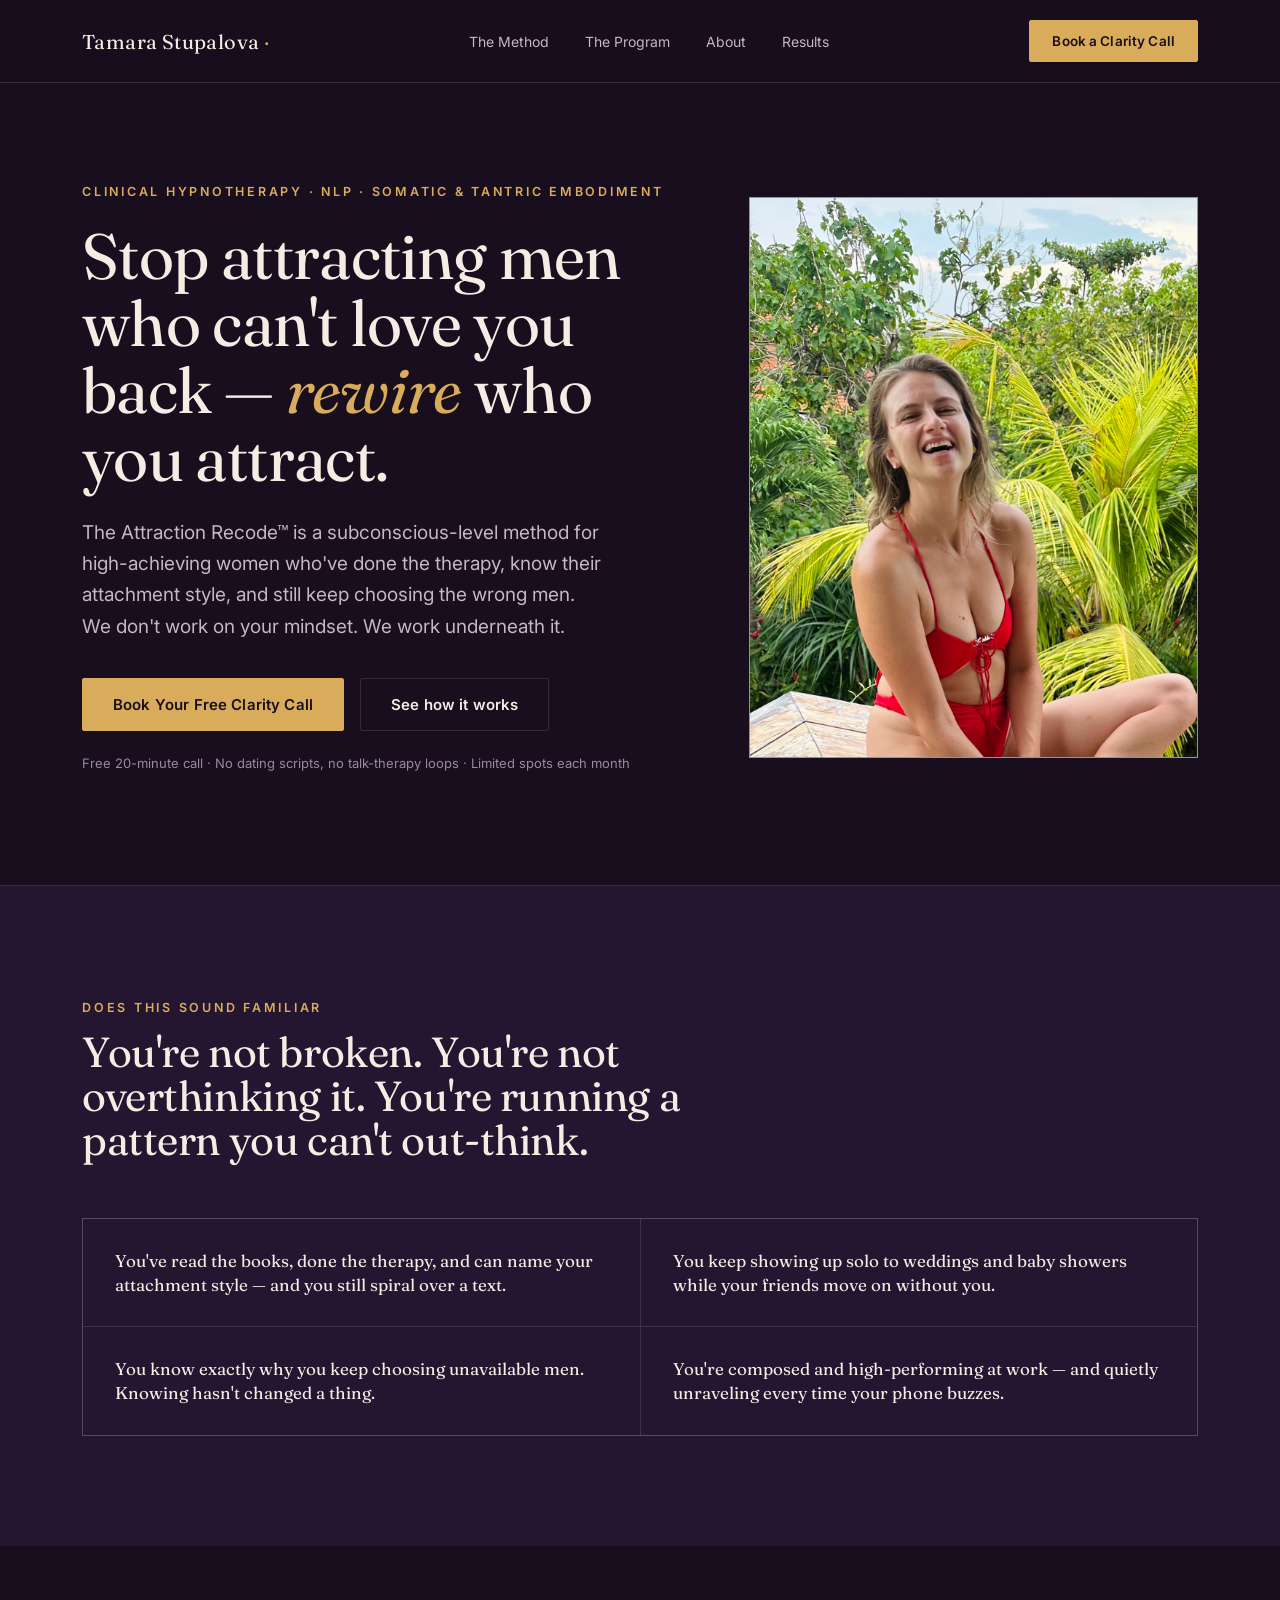
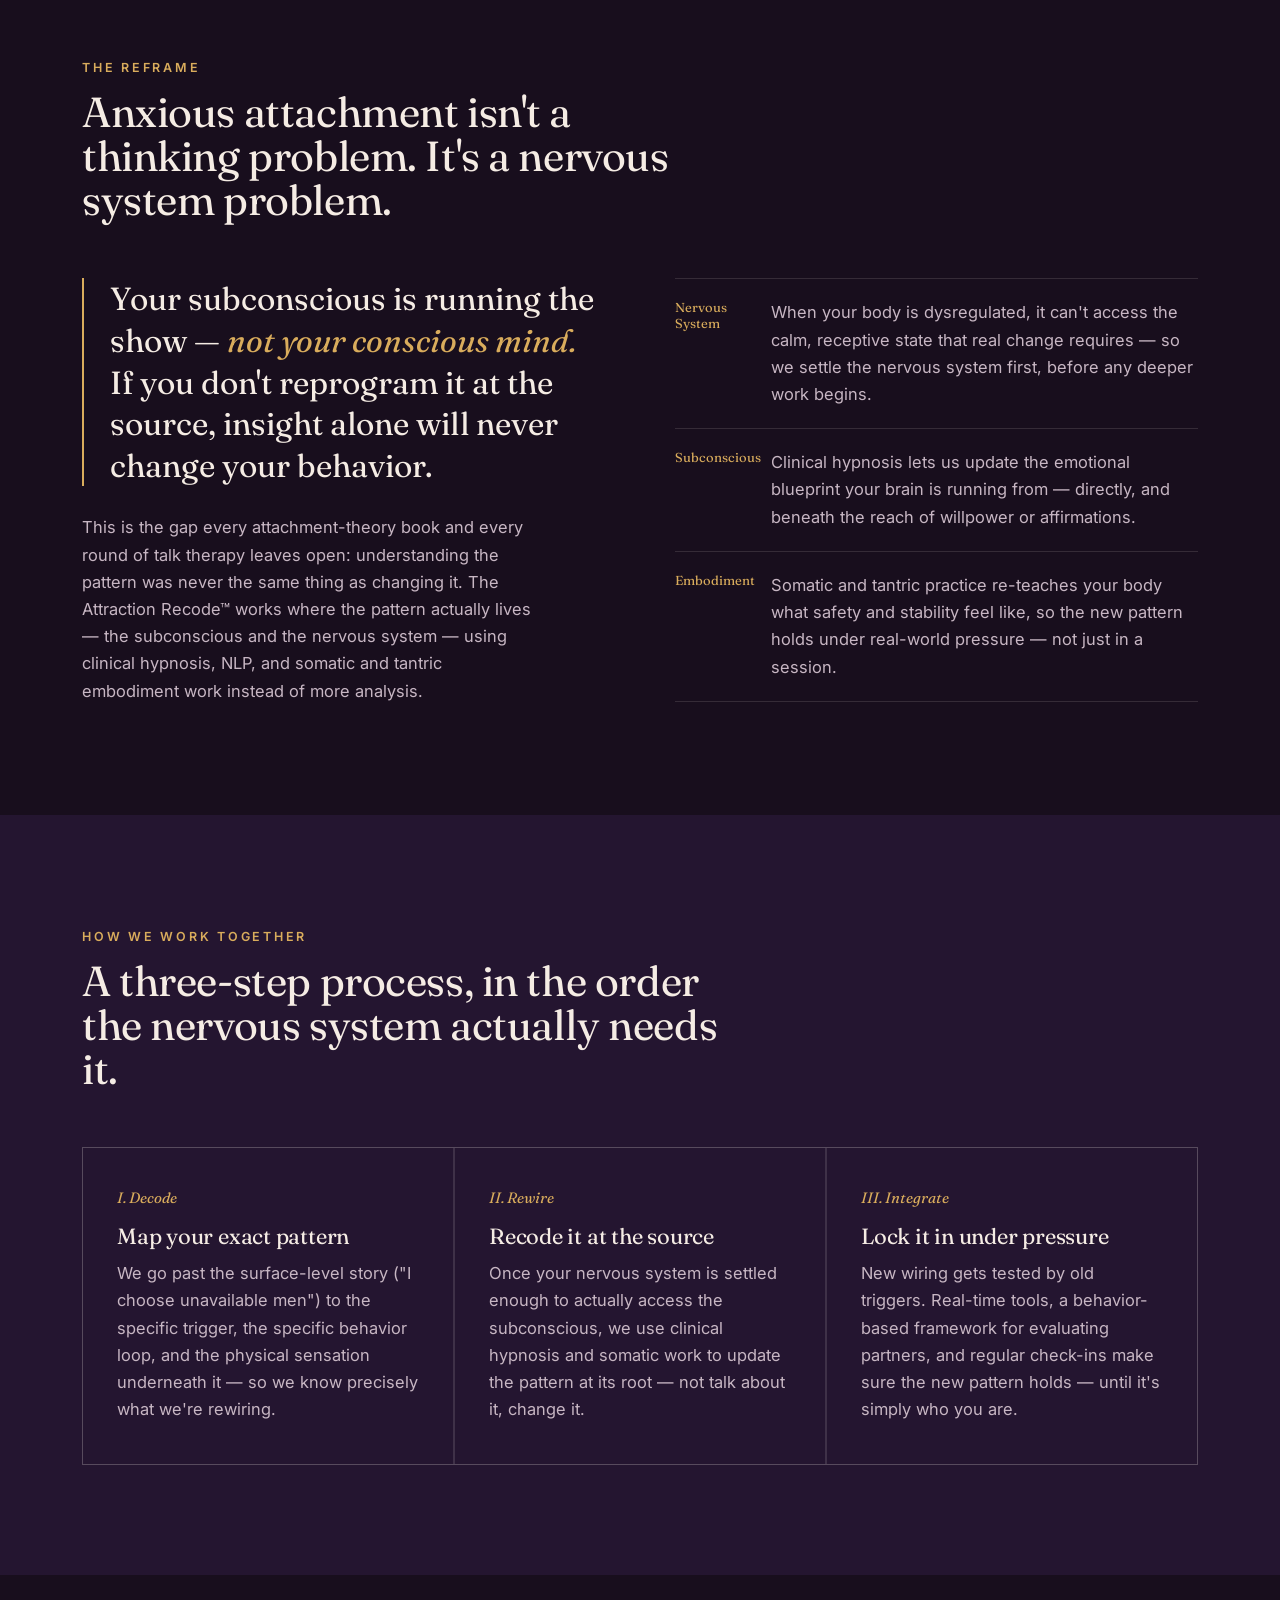
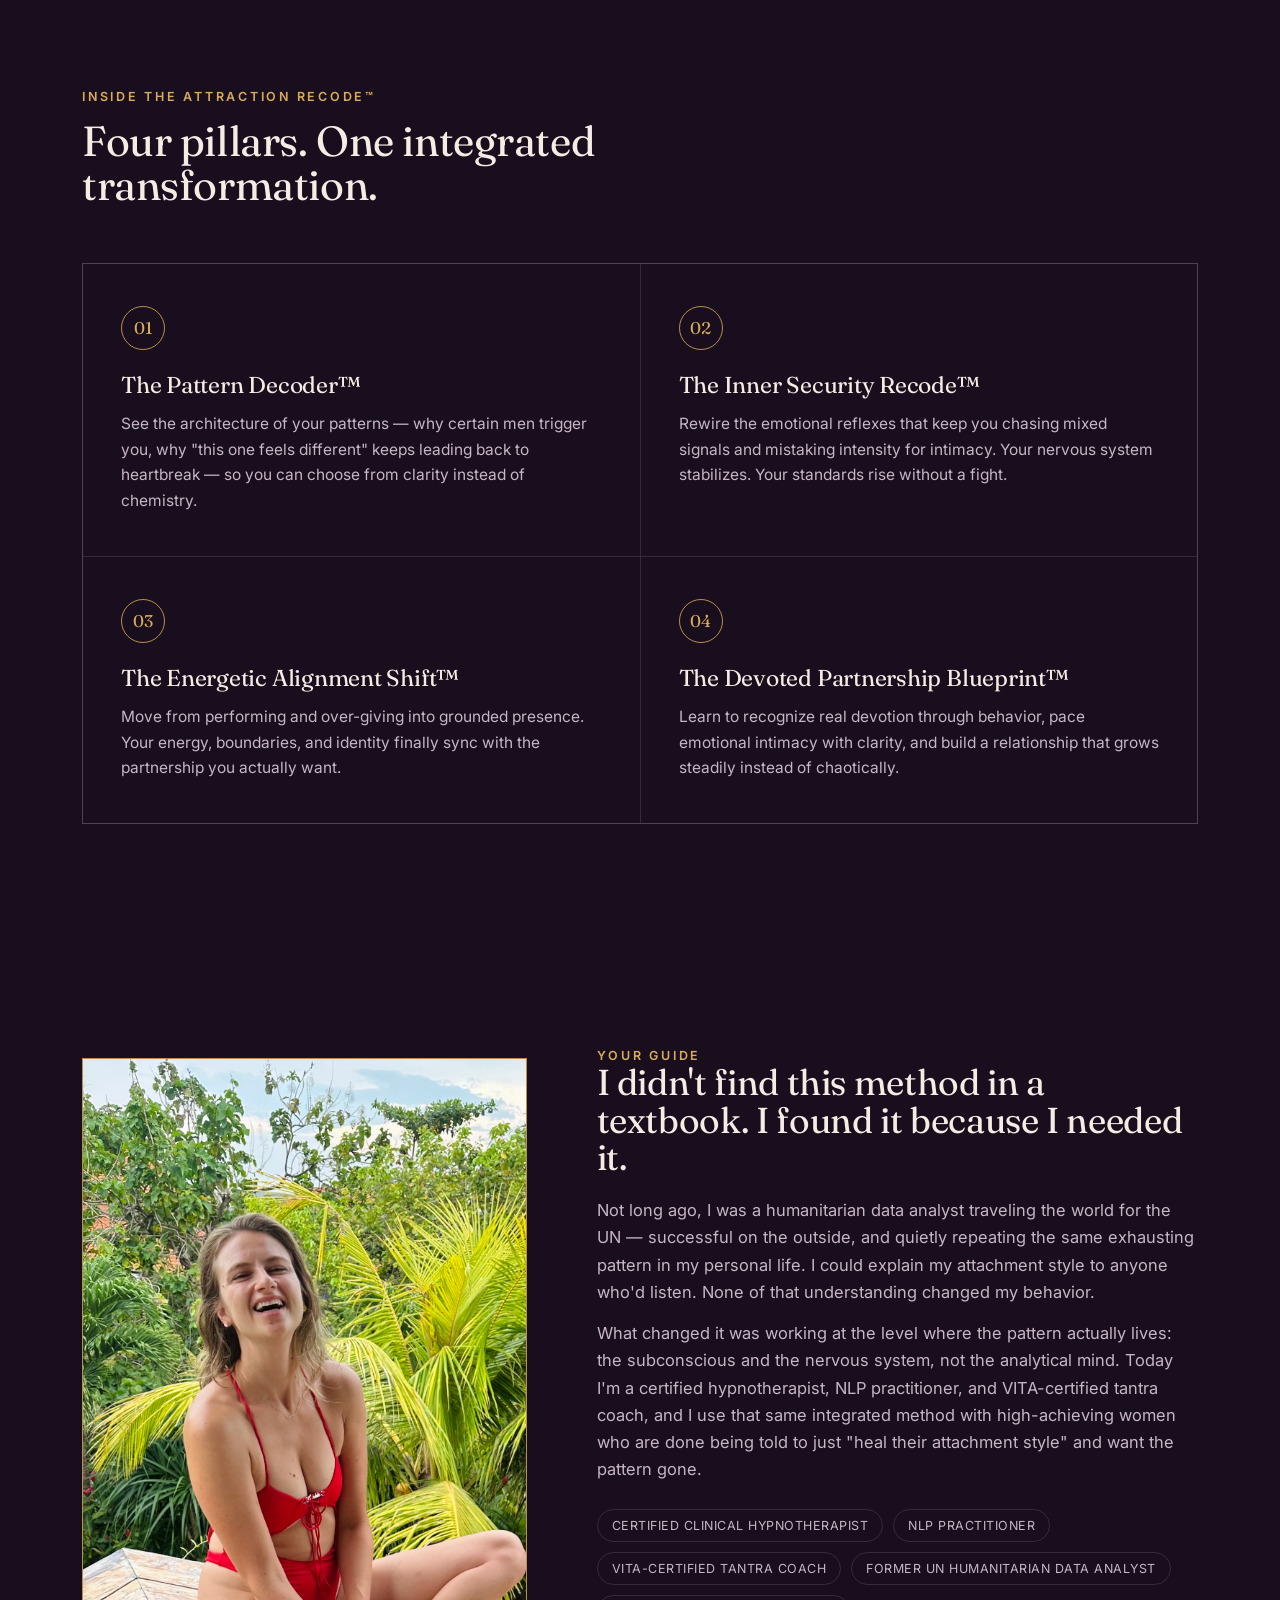
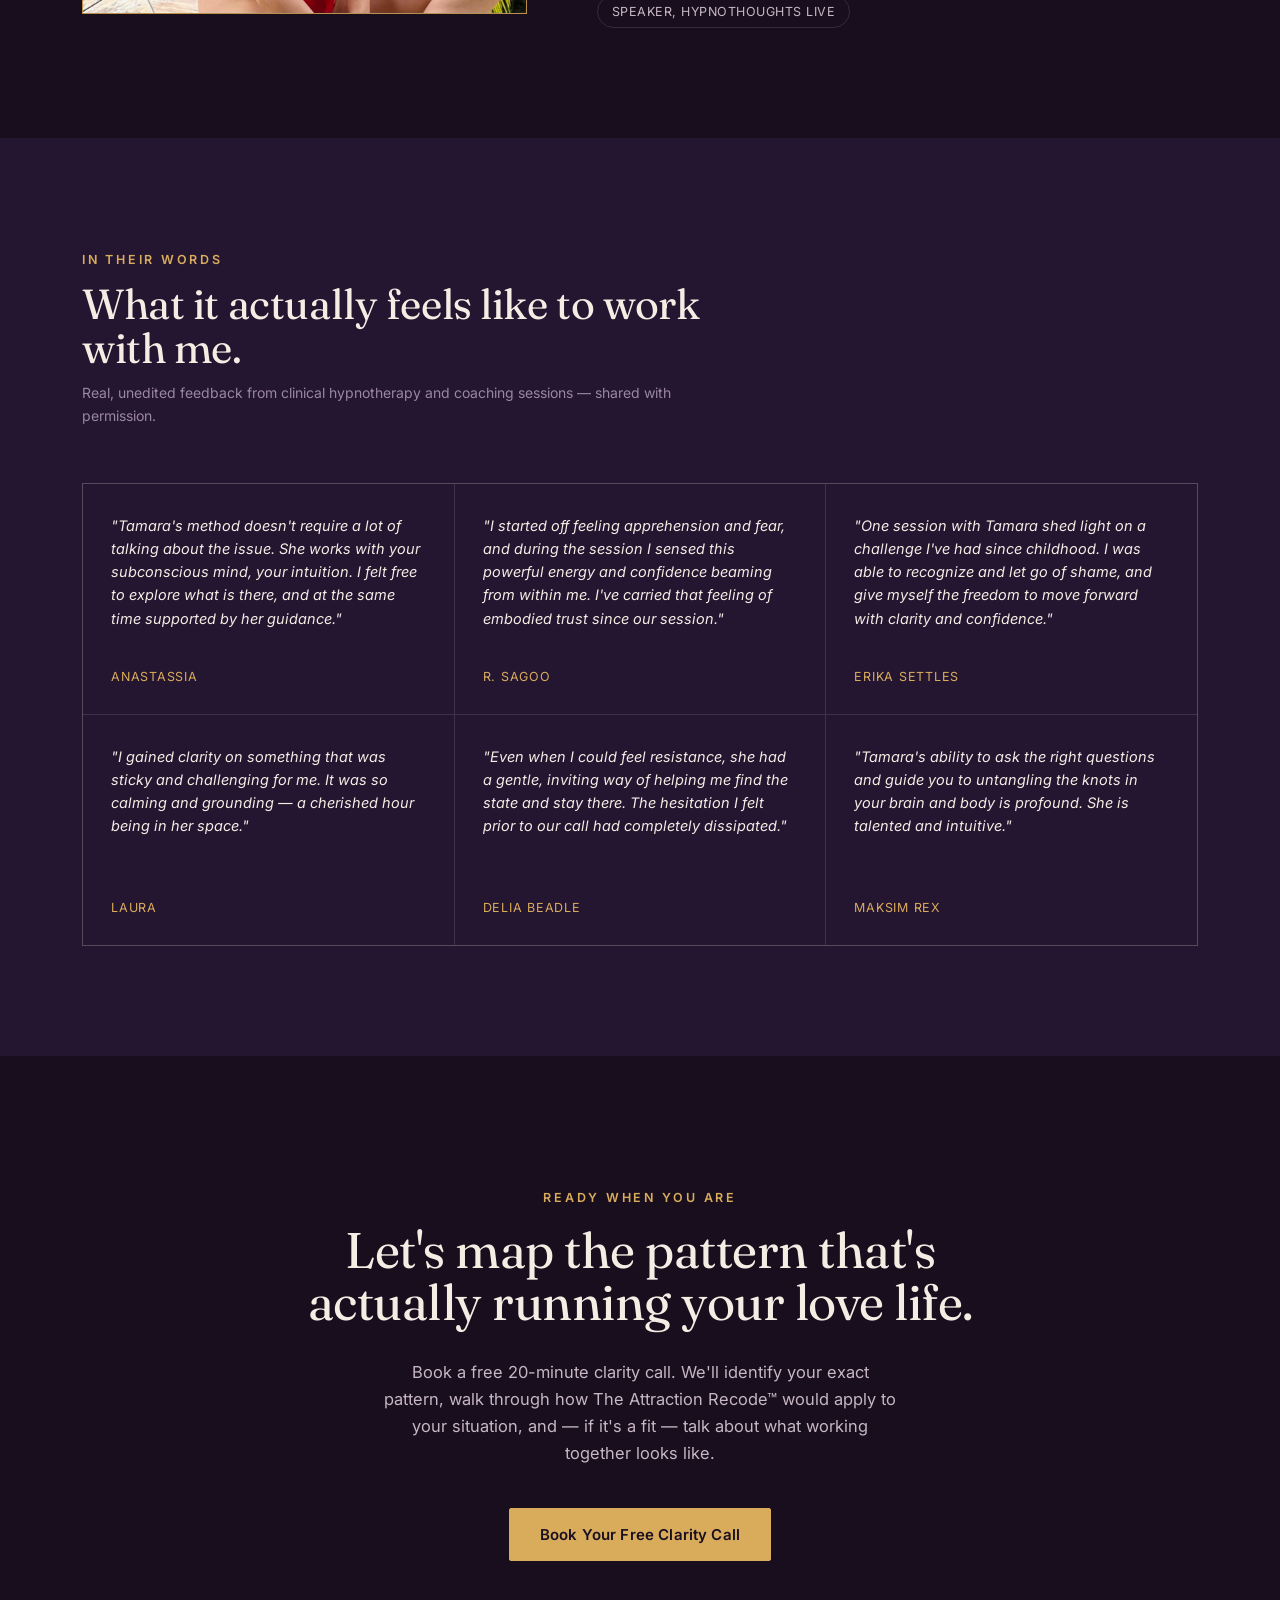
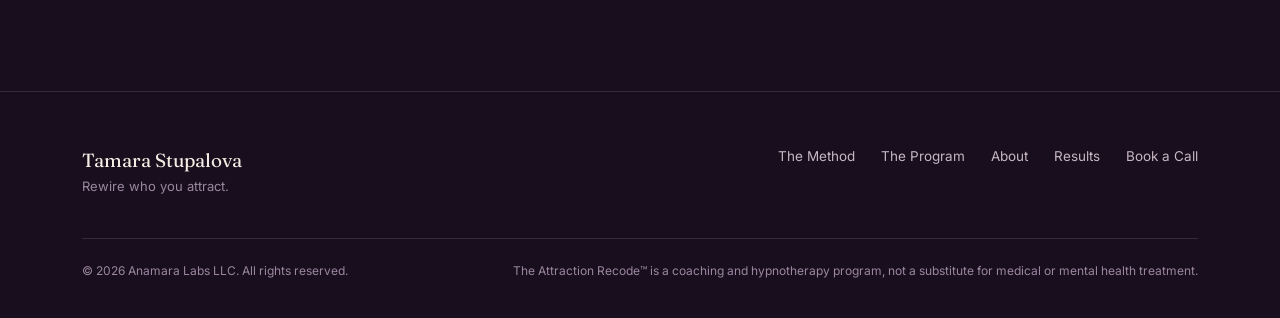
<file: index.html>
<!doctype html>
<html lang="en">
<head>
<meta charset="utf-8">
<meta name="viewport" content="width=device-width,initial-scale=1">
<meta name="description" content="The Attraction Recode™ — secure love through hypnosis, nervous-system work and real-world practice.">
<title>Tamara Stupalova — The Attraction Recode™</title>
<link rel="preconnect" href="https://fonts.googleapis.com">
<link rel="preconnect" href="https://fonts.gstatic.com" crossorigin>
<link href="https://fonts.googleapis.com/css2?family=Fraunces:opsz,wght@9..144,300;9..144,400;9..144,500;9..144,600&family=Inter:wght@400;500;600&display=swap" rel="stylesheet">
<link rel="stylesheet" href="css/styles.css">
</head>
<body>

<nav>
  <div class="nav-inner">
    <a class="logo" href="#top">Tamara Stupalova <em>·</em></a>
    <div class="nav-links">
      <a href="#method">The Method</a>
      <a href="#pillars">The Program</a>
      <a href="#about">About</a>
      <a href="#proof">Results</a>
    </div>
    <a href="#book" class="btn nav-cta">Book a Clarity Call</a>
  </div>
</nav>

<header class="hero" id="top">
  <div class="wrap hero-grid">
    <div>
      <span class="eyebrow">Clinical Hypnotherapy · NLP · Somatic &amp; Tantric Embodiment</span>
      <h1>Stop attracting men who can't love you back — <span class="accent">rewire</span> who you attract.</h1>
      <p class="lede">The Attraction Recode™ is a subconscious-level method for high-achieving women who've done the therapy, know their attachment style, and still keep choosing the wrong men. We don't work on your mindset. We work underneath it.</p>
      <div class="hero-ctas">
        <a href="#book" class="btn">Book Your Free Clarity Call</a>
        <a href="#method" class="btn btn-ghost">See how it works</a>
      </div>
      <p class="hero-note">Free 20-minute call · No dating scripts, no talk-therapy loops · Limited spots each month</p>
    </div>
    <div class="hero-photo">
      <img src="images/tamara-original.jpg" alt="Tamara Stupalova">
    </div>
  </div>
</header>

<main>

<section class="mirror" id="mirror">
  <div class="wrap">
    <div class="section-head">
      <span class="eyebrow">Does this sound familiar</span>
      <h2>You're not broken. You're not overthinking it. You're running a pattern you can't out-think.</h2>
    </div>
    <div class="mirror-list">
      <div class="mirror-item"><p>You've read the books, done the therapy, and can name your attachment style — and you still spiral over a text.</p></div>
      <div class="mirror-item"><p>You keep showing up solo to weddings and baby showers while your friends move on without you.</p></div>
      <div class="mirror-item"><p>You know exactly why you keep choosing unavailable men. Knowing hasn't changed a thing.</p></div>
      <div class="mirror-item"><p>You're composed and high-performing at work — and quietly unraveling every time your phone buzzes.</p></div>
    </div>
  </div>
</section>

<section id="method">
  <div class="wrap">
    <div class="section-head">
      <span class="eyebrow">The Reframe</span>
      <h2>Anxious attachment isn't a thinking problem. It's a nervous system problem.</h2>
    </div>
    <div class="reframe">
      <div>
        <blockquote>Your subconscious is running the show — <span>not your conscious mind.</span> If you don't reprogram it at the source, insight alone will never change your behavior.</blockquote>
        <p style="margin-top:28px; max-width:460px;">This is the gap every attachment-theory book and every round of talk therapy leaves open: understanding the pattern was never the same thing as changing it. The Attraction Recode™ works where the pattern actually lives — the subconscious and the nervous system — using clinical hypnosis, NLP, and somatic and tantric embodiment work instead of more analysis.</p>
      </div>
      <div>
        <div class="science-row"><span class="science-tag">Nervous System</span><p>When your body is dysregulated, it can't access the calm, receptive state that real change requires — so we settle the nervous system first, before any deeper work begins.</p></div>
        <div class="science-row"><span class="science-tag">Subconscious</span><p>Clinical hypnosis lets us update the emotional blueprint your brain is running from — directly, and beneath the reach of willpower or affirmations.</p></div>
        <div class="science-row"><span class="science-tag">Embodiment</span><p>Somatic and tantric practice re-teaches your body what safety and stability feel like, so the new pattern holds under real-world pressure — not just in a session.</p></div>
      </div>
    </div>
  </div>
</section>

<section class="process" id="process">
  <div class="wrap">
    <div class="section-head">
      <span class="eyebrow">How We Work Together</span>
      <h2>A three-step process, in the order the nervous system actually needs it.</h2>
    </div>
    <div class="process-steps">
      <div class="process-step">
        <span class="process-num">I. Decode</span>
        <h3>Map your exact pattern</h3>
        <p>We go past the surface-level story ("I choose unavailable men") to the specific trigger, the specific behavior loop, and the physical sensation underneath it — so we know precisely what we're rewiring.</p>
      </div>
      <div class="process-step">
        <span class="process-num">II. Rewire</span>
        <h3>Recode it at the source</h3>
        <p>Once your nervous system is settled enough to actually access the subconscious, we use clinical hypnosis and somatic work to update the pattern at its root — not talk about it, change it.</p>
      </div>
      <div class="process-step">
        <span class="process-num">III. Integrate</span>
        <h3>Lock it in under pressure</h3>
        <p>New wiring gets tested by old triggers. Real-time tools, a behavior-based framework for evaluating partners, and regular check-ins make sure the new pattern holds — until it's simply who you are.</p>
      </div>
    </div>
  </div>
</section>

<section id="pillars">
  <div class="wrap">
    <div class="section-head">
      <span class="eyebrow">Inside The Attraction Recode™</span>
      <h2>Four pillars. One integrated transformation.</h2>
    </div>
    <div class="pillars-grid">
      <div class="pillar">
        <div class="pillar-mono">01</div>
        <h3>The Pattern Decoder™</h3>
        <p>See the architecture of your patterns — why certain men trigger you, why "this one feels different" keeps leading back to heartbreak — so you can choose from clarity instead of chemistry.</p>
      </div>
      <div class="pillar">
        <div class="pillar-mono">02</div>
        <h3>The Inner Security Recode™</h3>
        <p>Rewire the emotional reflexes that keep you chasing mixed signals and mistaking intensity for intimacy. Your nervous system stabilizes. Your standards rise without a fight.</p>
      </div>
      <div class="pillar">
        <div class="pillar-mono">03</div>
        <h3>The Energetic Alignment Shift™</h3>
        <p>Move from performing and over-giving into grounded presence. Your energy, boundaries, and identity finally sync with the partnership you actually want.</p>
      </div>
      <div class="pillar">
        <div class="pillar-mono">04</div>
        <h3>The Devoted Partnership Blueprint™</h3>
        <p>Learn to recognize real devotion through behavior, pace emotional intimacy with clarity, and build a relationship that grows steadily instead of chaotically.</p>
      </div>
    </div>
  </div>
</section>

<section id="about">
  <div class="wrap about">
    <div class="about-photo">
      <img src="images/tamara-original.jpg" alt="Tamara Stupalova">
    </div>
    <div>
      <span class="eyebrow">Your Guide</span>
      <h2>I didn't find this method in a textbook. I found it because I needed it.</h2>
      <p>Not long ago, I was a humanitarian data analyst traveling the world for the UN — successful on the outside, and quietly repeating the same exhausting pattern in my personal life. I could explain my attachment style to anyone who'd listen. None of that understanding changed my behavior.</p>
      <p style="margin-top:14px;">What changed it was working at the level where the pattern actually lives: the subconscious and the nervous system, not the analytical mind. Today I'm a certified hypnotherapist, NLP practitioner, and VITA-certified tantra coach, and I use that same integrated method with high-achieving women who are done being told to just "heal their attachment style" and want the pattern gone.</p>
      <div class="credentials">
        <span class="credential">Certified Clinical Hypnotherapist</span>
        <span class="credential">NLP Practitioner</span>
        <span class="credential">VITA-Certified Tantra Coach</span>
        <span class="credential">Former UN Humanitarian Data Analyst</span>
        <span class="credential">Speaker, Hypnothoughts Live</span>
      </div>
    </div>
  </div>
</section>

<section class="testimonials" id="proof">
  <div class="wrap">
    <div class="section-head">
      <span class="eyebrow">In Their Words</span>
      <h2>What it actually feels like to work with me.</h2>
      <p class="t-note">Real, unedited feedback from clinical hypnotherapy and coaching sessions — shared with permission.</p>
    </div>
    <div class="t-grid">
      <div class="t-card"><p>"Tamara's method doesn't require a lot of talking about the issue. She works with your subconscious mind, your intuition. I felt free to explore what is there, and at the same time supported by her guidance."</p><div class="t-name">Anastassia</div></div>
      <div class="t-card"><p>"I started off feeling apprehension and fear, and during the session I sensed this powerful energy and confidence beaming from within me. I've carried that feeling of embodied trust since our session."</p><div class="t-name">R. Sagoo</div></div>
      <div class="t-card"><p>"One session with Tamara shed light on a challenge I've had since childhood. I was able to recognize and let go of shame, and give myself the freedom to move forward with clarity and confidence."</p><div class="t-name">Erika Settles</div></div>
      <div class="t-card"><p>"I gained clarity on something that was sticky and challenging for me. It was so calming and grounding — a cherished hour being in her space."</p><div class="t-name">Laura</div></div>
      <div class="t-card"><p>"Even when I could feel resistance, she had a gentle, inviting way of helping me find the state and stay there. The hesitation I felt prior to our call had completely dissipated."</p><div class="t-name">Delia Beadle</div></div>
      <div class="t-card"><p>"Tamara's ability to ask the right questions and guide you to untangling the knots in your brain and body is profound. She is talented and intuitive."</p><div class="t-name">Maksim Rex</div></div>
    </div>
  </div>
</section>

<section class="cta" id="book">
  <div class="wrap">
    <span class="eyebrow">Ready When You Are</span>
    <h2>Let's map the pattern that's actually running your love life.</h2>
    <p class="cta-sub" style="margin-left:auto; margin-right:auto;">Book a free 20-minute clarity call. We'll identify your exact pattern, walk through how The Attraction Recode™ would apply to your situation, and — if it's a fit — talk about what working together looks like.</p>
    <a href="https://calendly.com/tamarastupalova/coaching" target="_blank" rel="noopener" class="btn">Book Your Free Clarity Call</a>
  </div>
</section>

</main>

<footer>
  <div class="wrap">
    <div class="footer-inner">
      <div>
        <div class="footer-brand">Tamara Stupalova</div>
        <div class="footer-tag">Rewire who you attract.</div>
      </div>
      <div class="footer-links">
        <a href="#method">The Method</a>
        <a href="#pillars">The Program</a>
        <a href="#about">About</a>
        <a href="#proof">Results</a>
        <a href="#book">Book a Call</a>
      </div>
    </div>
    <div class="footer-bottom">
      <span>© 2026 Anamara Labs LLC. All rights reserved.</span>
      <span>The Attraction Recode™ is a coaching and hypnotherapy program, not a substitute for medical or mental health treatment.</span>
    </div>
  </div>
</footer>

<script src="js/main.js"></script>
</body>
</html>
</file>
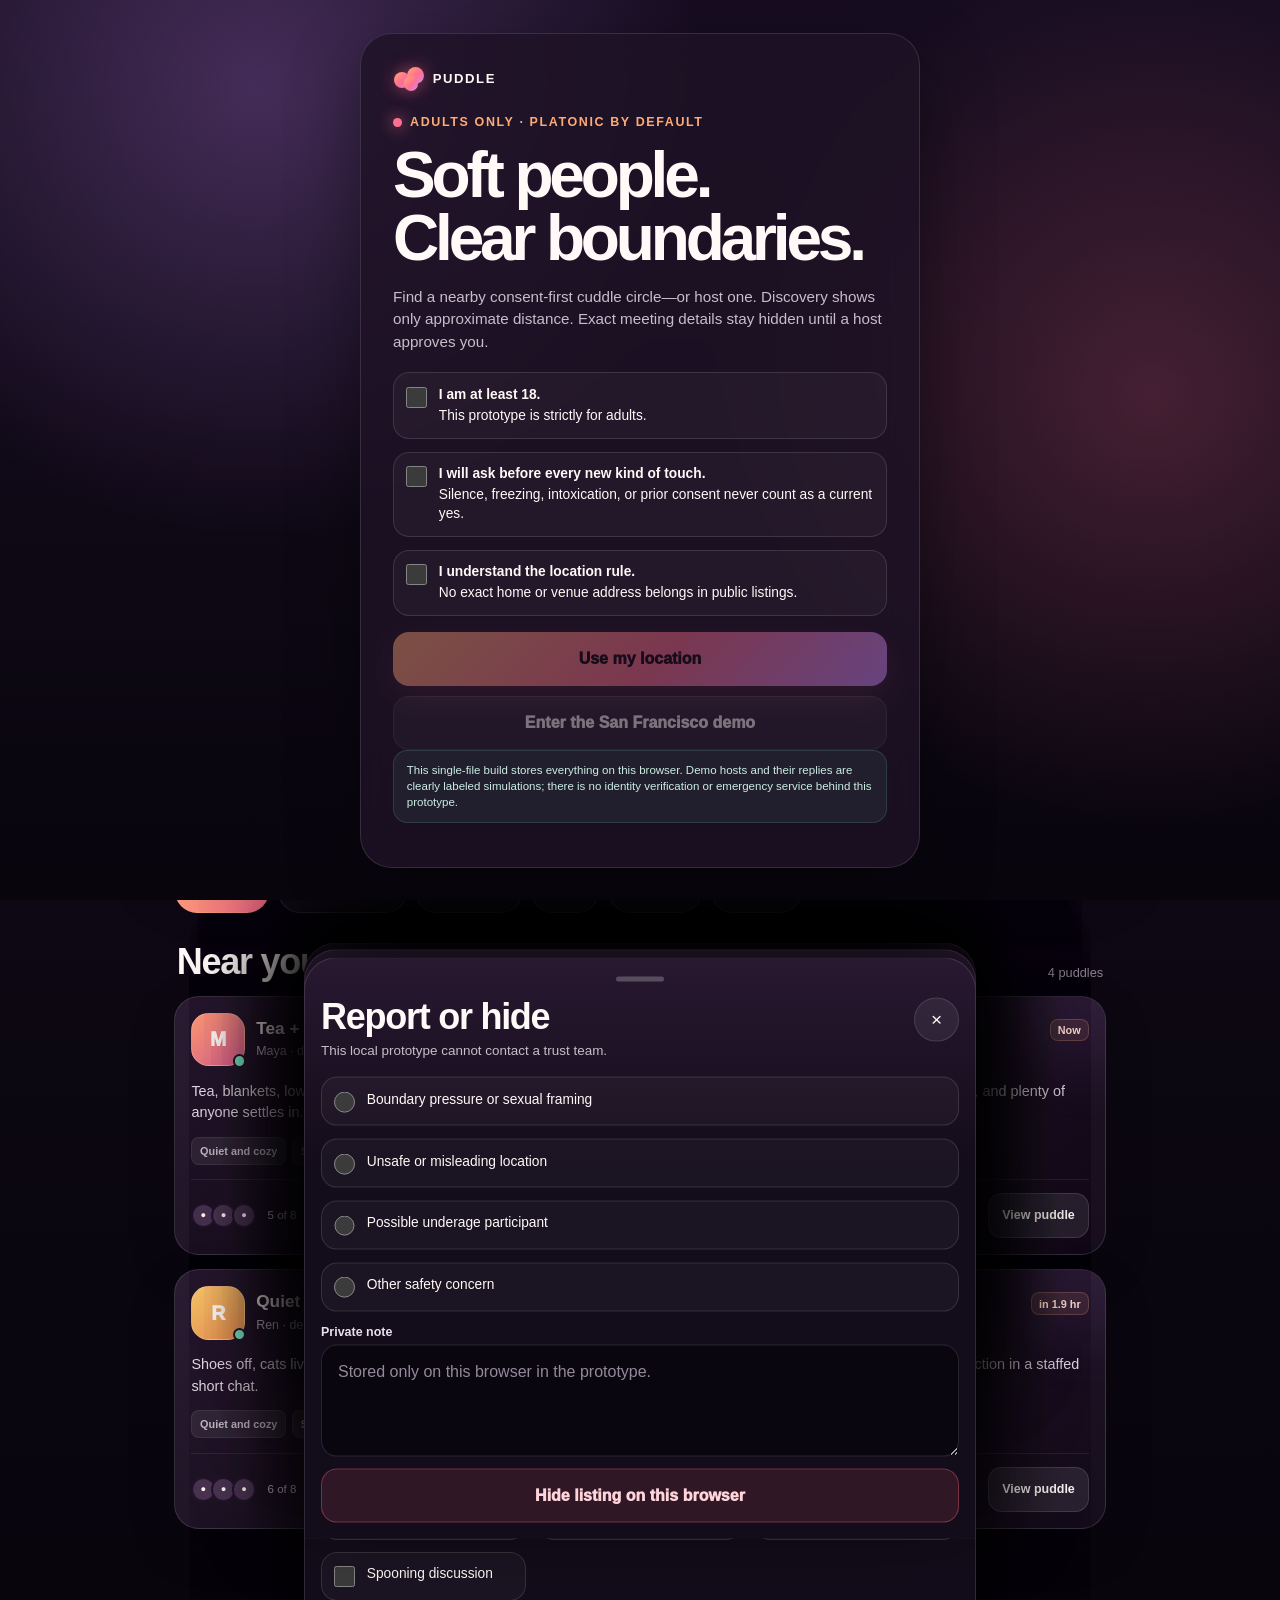
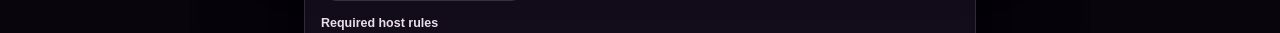
<file: cuddle/index.html>
<!doctype html>
<html lang="en">
<head>
<meta charset="utf-8">
<meta name="viewport" content="width=device-width,initial-scale=1,viewport-fit=cover,interactive-widget=resizes-content,maximum-scale=1,user-scalable=no">
<meta name="theme-color" content="#120b1c">
<meta name="color-scheme" content="dark">
<meta name="description" content="Find consent-first platonic cuddle puddles near you now.">
<title>Puddle</title>
<style>
:root{
  --ink:#fffaf8;
  --muted:#c9bdca;
  --dim:#8e8292;
  --fill:#100a18;
  --deep:#08050d;
  --card:rgba(35,23,42,.82);
  --soft:rgba(255,255,255,.075);
  --line:rgba(255,255,255,.12);
  --hot:#ff6f91;
  --warm:#ffab76;
  --pop:#cf8cff;
  --mint:#7ee6c5;
  --bad:#ff6a79;
  --good:#7ee6c5;
  --shade:0 24px 70px rgba(0,0,0,.38);
  --round:1.55rem;
  --tap:3.35rem;
  font-family:-apple-system,BlinkMacSystemFont,"Segoe UI",Roboto,Helvetica,Arial,sans-serif;
  color:var(--ink);
  background:var(--deep);
}
*{box-sizing:border-box}
html{min-height:100%;background:var(--deep);scroll-behavior:smooth}
body{margin:0;min-height:100dvh;background:
  radial-gradient(circle at 18% -8%,rgba(207,140,255,.2),transparent 34rem),
  radial-gradient(circle at 92% 18%,rgba(255,111,145,.16),transparent 28rem),
  linear-gradient(180deg,#160d20 0%,#0d0813 52%,#08050d 100%);
  color:var(--ink);overflow-x:hidden;-webkit-tap-highlight-color:transparent
}
button,input,select,textarea{font:inherit;color:inherit}
button{border:0;cursor:pointer}
button:focus-visible,input:focus-visible,select:focus-visible,textarea:focus-visible{outline:.18rem solid var(--mint);outline-offset:.18rem}
button:disabled{opacity:.42;cursor:not-allowed}
input,select,textarea{width:100%;border:1px solid var(--line);background:rgba(8,5,13,.72);border-radius:1rem;padding:.92rem 1rem;min-height:var(--tap);outline:none}
textarea{min-height:7rem;resize:vertical;line-height:1.45}
input::placeholder,textarea::placeholder{color:#94899a}
select{appearance:none;background-image:linear-gradient(45deg,transparent 50%,var(--muted) 50%),linear-gradient(135deg,var(--muted) 50%,transparent 50%);background-position:calc(100% - 1.15rem) 50%,calc(100% - .8rem) 50%;background-size:.36rem .36rem,.36rem .36rem;background-repeat:no-repeat;padding-right:2.5rem}
h1,h2,h3,p{margin-top:0}
h1{font-size:clamp(2.45rem,11vw,4.7rem);line-height:.98;letter-spacing:-.065em;margin-bottom:1rem}
h2{font-size:clamp(1.55rem,6vw,2.25rem);line-height:1.08;letter-spacing:-.035em}
h3{font-size:1.08rem;line-height:1.2}
p{line-height:1.5}
a{color:inherit}
svg{display:block}
.off{display:none!important}
.sr{position:absolute!important;width:1px!important;height:1px!important;padding:0!important;margin:-1px!important;overflow:hidden!important;clip:rect(0,0,0,0)!important;white-space:nowrap!important;border:0!important}
.sky{position:fixed;inset:0;overflow:hidden;pointer-events:none;z-index:-1}
.orb{position:absolute;width:22rem;height:22rem;border-radius:50%;filter:blur(3rem);opacity:.13;animation:drift 16s ease-in-out infinite alternate}
.orb.one{background:var(--pop);left:-11rem;top:20%}
.orb.two{background:var(--hot);right:-13rem;top:42%;animation-delay:-7s}
.orb.three{background:var(--warm);left:35%;bottom:-16rem;animation-delay:-11s}
@keyframes drift{to{transform:translate3d(2rem,-2rem,0) scale(1.14)}}
.app{width:min(100%,61rem);margin:auto;min-height:100dvh;padding:0 clamp(.85rem,3vw,1.4rem) calc(6.5rem + env(safe-area-inset-bottom))}
.head{position:sticky;top:0;z-index:20;min-height:4.8rem;padding:calc(.55rem + env(safe-area-inset-top)) .15rem .55rem;display:grid;grid-template-columns:minmax(0,1fr) auto minmax(0,1fr);align-items:center;gap:.5rem;background:linear-gradient(180deg,rgba(16,10,24,.96) 0%,rgba(16,10,24,.82) 72%,transparent 100%);backdrop-filter:blur(1rem);-webkit-backdrop-filter:blur(1rem)}
.mark{display:flex;align-items:center;justify-content:center;gap:.48rem;font-weight:900;letter-spacing:.12em;text-transform:uppercase;font-size:.82rem}
.logo{position:relative;width:2rem;height:1.6rem}
.logo i{position:absolute;display:block;border-radius:50%;background:linear-gradient(135deg,var(--warm),var(--hot) 55%,var(--pop));box-shadow:0 0 1.15rem rgba(255,111,145,.46)}
.logo i:nth-child(1){width:1rem;height:1rem;left:.05rem;top:.42rem}
.logo i:nth-child(2){width:1.08rem;height:1.08rem;right:.04rem;top:.08rem}
.logo i:nth-child(3){width:.9rem;height:.9rem;left:.66rem;bottom:.02rem}
.loc,.icon{min-height:2.85rem;border:1px solid var(--line);background:rgba(255,255,255,.055);border-radius:999px;backdrop-filter:blur(.8rem)}
.loc{justify-self:start;max-width:100%;display:flex;align-items:center;gap:.48rem;padding:.45rem .76rem;text-align:left;font-size:.82rem;font-weight:800;overflow:hidden}
.loc span:last-child{overflow:hidden;text-overflow:ellipsis;white-space:nowrap}
.loc b{width:.58rem;height:.58rem;border-radius:50%;background:var(--mint);box-shadow:0 0 .8rem var(--mint);flex:0 0 auto}
.icon{justify-self:end;width:2.85rem;padding:0;display:grid;place-items:center;font-size:1.22rem}
.page{display:none;animation:rise .28s ease both}
.page.on{display:block}
@keyframes rise{from{opacity:0;transform:translateY(.5rem)}to{opacity:1;transform:none}}
.hero{padding:clamp(1.1rem,5vw,2.6rem) .15rem 1.4rem}
.eyebrow{display:flex;align-items:center;gap:.52rem;margin:0 0 .75rem;color:var(--warm);font-size:.78rem;font-weight:900;letter-spacing:.13em;text-transform:uppercase}
.eyebrow i{width:.55rem;height:.55rem;border-radius:50%;background:var(--hot);box-shadow:0 0 1rem var(--hot);animation:pulse 1.6s ease-in-out infinite}
@keyframes pulse{50%{transform:scale(1.5);opacity:.58}}
.lead{max-width:42rem;color:var(--muted);font-size:clamp(1rem,3.3vw,1.18rem);margin-bottom:1.15rem}
.row{display:flex;align-items:center;gap:.7rem}
.row.wrap{flex-wrap:wrap}
.grow{flex:1;min-width:0}
.pill{display:inline-flex;align-items:center;justify-content:center;gap:.4rem;min-height:2.65rem;padding:.5rem .9rem;border:1px solid var(--line);background:rgba(255,255,255,.055);border-radius:999px;font-size:.84rem;font-weight:800;white-space:nowrap}
.pill.hot{background:linear-gradient(135deg,rgba(255,111,145,.22),rgba(207,140,255,.17));border-color:rgba(255,151,178,.4)}
.pill.good{color:#cffff0;border-color:rgba(126,230,197,.36);background:rgba(126,230,197,.1)}
.btn{min-height:var(--tap);padding:.7rem 1.05rem;border-radius:1rem;background:linear-gradient(135deg,var(--warm),var(--hot) 54%,var(--pop));color:#160814;font-weight:950;box-shadow:0 .8rem 2.2rem rgba(255,111,145,.2);transition:transform .16s ease,filter .16s ease}
.btn:active,.chip:active,.see:active,.nav button:active,.icon:active,.loc:active{transform:scale(.96)}
.btn.alt{color:var(--ink);background:rgba(255,255,255,.08);border:1px solid var(--line);box-shadow:none}
.btn.good{background:linear-gradient(135deg,#9af4d8,var(--mint));color:#06251d}
.btn.bad{background:rgba(255,106,121,.12);border:1px solid rgba(255,106,121,.35);color:#ffd5db;box-shadow:none}
.btn.wide{width:100%}
.map{position:relative;isolation:isolate;min-height:clamp(18.5rem,65vw,26rem);border:1px solid var(--line);border-radius:2rem;overflow:hidden;background:
  radial-gradient(circle at center,rgba(255,255,255,.07) 0 1px,transparent 2px),
  linear-gradient(135deg,rgba(207,140,255,.12),rgba(255,111,145,.07) 48%,rgba(126,230,197,.08));
  background-size:1.2rem 1.2rem,auto;box-shadow:var(--shade);margin:.4rem 0 1.2rem}
.map:before,.map:after{content:"";position:absolute;inset:50% auto auto 50%;translate:-50% -50%;border:1px solid rgba(255,255,255,.12);border-radius:50%;z-index:-1}
.map:before{width:57%;aspect-ratio:1}
.map:after{width:92%;aspect-ratio:1}
.ring{position:absolute;left:50%;top:50%;width:22%;aspect-ratio:1;border:1px solid rgba(255,171,118,.45);border-radius:50%;translate:-50% -50%;animation:wave 2.8s ease-out infinite;z-index:-1}
.ring.two{animation-delay:-1.4s}
@keyframes wave{0%{scale:.5;opacity:.85}100%{scale:4;opacity:0}}
.you{position:absolute;left:50%;top:50%;translate:-50% -50%;width:3.15rem;height:3.15rem;border-radius:50%;display:grid;place-items:center;background:linear-gradient(135deg,var(--warm),var(--hot));border:.22rem solid rgba(255,255,255,.88);box-shadow:0 0 0 .65rem rgba(255,111,145,.12),0 0 2.2rem rgba(255,111,145,.5);font-weight:950;color:#2d0b1b;z-index:3}
.spot{position:absolute;width:3.15rem;height:3.15rem;border-radius:50%;padding:0;border:.16rem solid rgba(255,255,255,.72);background:#392541;box-shadow:0 .5rem 1.5rem rgba(0,0,0,.32);display:grid;place-items:center;font-weight:950;color:white;transition:transform .18s ease}
.spot:active{transform:scale(.92)}
.spot small{position:absolute;left:50%;top:calc(100% + .28rem);translate:-50% 0;padding:.2rem .38rem;border-radius:.5rem;background:rgba(8,5,13,.82);font-size:.65rem;color:var(--ink);white-space:nowrap;border:1px solid var(--line)}
.spot.one{left:14%;top:21%}.spot.two{right:12%;top:18%}.spot.three{left:11%;bottom:16%}.spot.four{right:15%;bottom:13%}.spot.five{right:34%;top:8%}
.tone1{background:linear-gradient(135deg,#ff9d76,#dc5f91)!important}.tone2{background:linear-gradient(135deg,#76d9ff,#8171e8)!important}.tone3{background:linear-gradient(135deg,#8ee2b6,#4da58e)!important}.tone4{background:linear-gradient(135deg,#f9c86c,#e68c51)!important}.tone5{background:linear-gradient(135deg,#dca0ff,#8c66cc)!important}.tone6{background:linear-gradient(135deg,#ff8cb8,#b65c96)!important}
.mapnote{position:absolute;left:1rem;right:1rem;bottom:1rem;display:flex;align-items:end;justify-content:space-between;gap:.8rem;pointer-events:none}
.mapnote p{margin:0;max-width:13rem;color:var(--muted);font-size:.72rem;line-height:1.35}
.mapnote span{background:rgba(8,5,13,.75);border:1px solid var(--line);padding:.42rem .65rem;border-radius:999px;font-size:.68rem;font-weight:850;backdrop-filter:blur(.7rem)}
.tools{display:flex;gap:.55rem;overflow:auto;padding:.2rem .05rem .9rem;scrollbar-width:none}
.tools::-webkit-scrollbar{display:none}
.chip{flex:0 0 auto;min-height:2.75rem;padding:.55rem .9rem;border-radius:999px;border:1px solid var(--line);background:rgba(255,255,255,.045);font-size:.82rem;font-weight:850;color:var(--muted)}
.chip.on{color:#190a18;background:linear-gradient(135deg,var(--warm),var(--hot));border-color:transparent}
.title{display:flex;align-items:end;justify-content:space-between;gap:1rem;margin:1rem .15rem .85rem}
.title h2{margin:0}
.title p{margin:0;color:var(--dim);font-size:.8rem;text-align:right}
.list{display:grid;grid-template-columns:repeat(auto-fit,minmax(min(100%,20.5rem),1fr));gap:.9rem}
.card{position:relative;padding:1rem;border:1px solid var(--line);border-radius:var(--round);background:linear-gradient(145deg,rgba(45,29,52,.92),rgba(24,15,30,.9));box-shadow:0 1.1rem 3rem rgba(0,0,0,.18);overflow:hidden}
.card:before{content:"";position:absolute;width:8rem;height:8rem;border-radius:50%;right:-3rem;top:-4rem;background:var(--pop);filter:blur(2.4rem);opacity:.11;pointer-events:none}
.avatar{position:relative;width:3.35rem;height:3.35rem;border-radius:1.1rem;display:grid;place-items:center;flex:0 0 auto;font-size:1.22rem;font-weight:950;border:1px solid rgba(255,255,255,.2)}
.avatar i{position:absolute;right:-.15rem;bottom:-.15rem;width:.85rem;height:.85rem;border-radius:50%;background:var(--mint);border:.18rem solid #26182e}
.card h3{margin:0 0 .24rem;white-space:nowrap;overflow:hidden;text-overflow:ellipsis}
.meta{color:var(--muted);font-size:.78rem;margin:0;white-space:nowrap;overflow:hidden;text-overflow:ellipsis}
.when{margin-left:auto;flex:0 0 auto;color:#ffe1d0;background:rgba(255,171,118,.11);border:1px solid rgba(255,171,118,.22);font-size:.68rem;font-weight:900;padding:.27rem .43rem;border-radius:.5rem}
.copy{margin:.9rem 0 .8rem;color:#e6dbe7;font-size:.9rem;display:-webkit-box;-webkit-line-clamp:2;-webkit-box-orient:vertical;overflow:hidden;min-height:2.7rem}
.tags{display:flex;flex-wrap:wrap;gap:.38rem;min-height:1.75rem}
.tag{display:inline-flex;align-items:center;min-height:1.65rem;padding:.22rem .48rem;border-radius:.5rem;background:var(--soft);border:1px solid rgba(255,255,255,.075);color:var(--muted);font-size:.68rem;font-weight:800}
.foot{margin-top:.9rem;padding-top:.82rem;border-top:1px solid rgba(255,255,255,.08)}
.faces{display:flex;padding-left:.25rem}
.faces span{width:1.55rem;height:1.55rem;margin-left:-.28rem;border-radius:50%;display:grid;place-items:center;background:#4b3553;border:.13rem solid #25172d;font-size:.58rem;font-weight:900}
.count{font-size:.72rem;color:var(--muted);margin-right:auto}
.see{min-height:2.8rem;padding:.55rem .8rem;border-radius:.85rem;background:rgba(255,255,255,.09);border:1px solid var(--line);font-size:.78rem;font-weight:900}
.empty{padding:2.5rem 1.2rem;border:1px dashed rgba(255,255,255,.16);border-radius:var(--round);text-align:center;color:var(--muted);background:rgba(255,255,255,.025)}
.empty b{display:block;color:var(--ink);font-size:1.08rem;margin-bottom:.4rem}
.banner{padding:1.2rem;border-radius:var(--round);background:linear-gradient(135deg,rgba(255,171,118,.16),rgba(255,111,145,.15),rgba(207,140,255,.12));border:1px solid rgba(255,171,118,.25);margin:1rem 0}
.banner h2{margin-bottom:.55rem}.banner p{color:var(--muted);margin-bottom:1rem}
.panel{padding:1rem;border-radius:var(--round);background:var(--card);border:1px solid var(--line);margin:.8rem 0}
.panel h3{margin-bottom:.35rem}.panel p{margin-bottom:0;color:var(--muted);font-size:.88rem}
.form{display:grid;gap:.8rem}
.field{display:grid;gap:.38rem}
.field label,.label{color:#eadfeb;font-size:.78rem;font-weight:850}
.field small{color:var(--dim);font-size:.72rem;line-height:1.35}
.check{display:flex;align-items:flex-start;gap:.72rem;padding:.78rem;border:1px solid var(--line);border-radius:1rem;background:rgba(255,255,255,.035);cursor:pointer}
.check input{width:1.3rem;height:1.3rem;min-height:0;padding:0;accent-color:var(--hot);flex:0 0 auto;margin:.08rem 0 0}
.check span{font-size:.86rem;line-height:1.35}.check b{display:block;margin-bottom:.15rem}
.split{display:grid;grid-template-columns:repeat(auto-fit,minmax(min(100%,12rem),1fr));gap:.75rem}
.code{display:grid;gap:.55rem;margin-top:.7rem}
.code li{list-style:none;display:flex;gap:.65rem;color:var(--muted);font-size:.84rem;line-height:1.42}
.code b{flex:0 0 auto;width:1.55rem;height:1.55rem;display:grid;place-items:center;border-radius:50%;background:rgba(126,230,197,.12);color:var(--mint)}
.thread{width:100%;padding:.82rem;border:1px solid var(--line);border-radius:1.1rem;background:rgba(255,255,255,.04);text-align:left;display:flex;align-items:center;gap:.75rem}
.thread .avatar{width:3rem;height:3rem;border-radius:50%}
.thread h3{margin:0 0 .22rem}.thread p{margin:0;color:var(--muted);font-size:.78rem;white-space:nowrap;overflow:hidden;text-overflow:ellipsis}.thread time{color:var(--dim);font-size:.67rem;align-self:flex-start;margin-left:auto}
.nav{position:fixed;left:50%;bottom:max(.65rem,env(safe-area-inset-bottom));translate:-50% 0;z-index:30;width:min(calc(100% - 1.2rem),37rem);display:grid;grid-template-columns:repeat(4,1fr);gap:.25rem;padding:.34rem;border:1px solid rgba(255,255,255,.13);border-radius:1.4rem;background:rgba(19,12,27,.88);box-shadow:0 1.2rem 3rem rgba(0,0,0,.42);backdrop-filter:blur(1.25rem);-webkit-backdrop-filter:blur(1.25rem)}
.nav button{min-height:3.7rem;border-radius:1.05rem;background:transparent;color:var(--dim);display:grid;place-items:center;gap:.08rem;padding:.35rem;font-size:.66rem;font-weight:850}
.nav button b{display:block;font-size:1.15rem;line-height:1}
.nav button.on{color:var(--ink);background:linear-gradient(135deg,rgba(255,171,118,.16),rgba(255,111,145,.16),rgba(207,140,255,.14));box-shadow:inset 0 0 0 1px rgba(255,255,255,.08)}
.veil{position:fixed;inset:0;z-index:50;background:rgba(4,2,7,.66);backdrop-filter:blur(.3rem);opacity:0;pointer-events:none;transition:opacity .2s ease}
.veil.on{opacity:1;pointer-events:auto}
.sheet{position:fixed;z-index:60;left:50%;bottom:0;translate:-50% 110%;width:min(100%,42rem);max-height:min(91dvh,54rem);overflow:auto;overscroll-behavior:contain;padding:1rem 1rem calc(1rem + env(safe-area-inset-bottom));border:1px solid var(--line);border-bottom:0;border-radius:2rem 2rem 0 0;background:linear-gradient(180deg,#281830,#130c1a 35%);box-shadow:0 -2rem 6rem rgba(0,0,0,.55);transition:translate .28s cubic-bezier(.2,.85,.24,1)}
.sheet.on{translate:-50% 0}
.grab{width:3rem;height:.28rem;background:rgba(255,255,255,.23);border-radius:999px;margin:.1rem auto 1rem}
.sheethead{display:flex;align-items:flex-start;gap:.8rem;margin-bottom:1rem}
.sheethead h2{margin:0}.sheethead p{margin:.3rem 0 0;color:var(--muted);font-size:.84rem}
.close{margin-left:auto;flex:0 0 auto;width:2.8rem;height:2.8rem;border-radius:50%;background:rgba(255,255,255,.07);border:1px solid var(--line);font-size:1.2rem}
.info{display:grid;grid-template-columns:repeat(auto-fit,minmax(8rem,1fr));gap:.6rem;margin:.8rem 0}
.stat{padding:.75rem;border-radius:1rem;background:rgba(255,255,255,.045);border:1px solid rgba(255,255,255,.08)}
.stat small{display:block;color:var(--dim);font-size:.66rem;text-transform:uppercase;letter-spacing:.08em;font-weight:850;margin-bottom:.25rem}.stat b{font-size:.88rem}
.host{display:flex;align-items:center;gap:.75rem;padding:.75rem 0}.host .avatar{border-radius:50%}.host p{margin:0;color:var(--muted);font-size:.78rem}
.rule{display:flex;align-items:flex-start;gap:.6rem;padding:.55rem 0;color:var(--muted);font-size:.84rem}.rule b{color:var(--mint)}
.bar{position:sticky;bottom:-1rem;margin:1rem -1rem -1rem;padding:.85rem 1rem calc(.85rem + env(safe-area-inset-bottom));display:flex;gap:.65rem;background:linear-gradient(180deg,transparent,rgba(19,12,26,.94) 26%);backdrop-filter:blur(.65rem)}
.bar .btn{flex:1}
.msgs{display:flex;flex-direction:column;gap:.55rem;min-height:14rem;max-height:48dvh;overflow:auto;padding:.2rem .1rem 1rem}
.msg{max-width:82%;padding:.68rem .82rem;border-radius:1.05rem 1.05rem 1.05rem .3rem;background:rgba(255,255,255,.08);border:1px solid rgba(255,255,255,.07);line-height:1.42;font-size:.86rem;align-self:flex-start;white-space:pre-wrap;overflow-wrap:anywhere}
.msg.mine{align-self:flex-end;border-radius:1.05rem 1.05rem .3rem 1.05rem;background:linear-gradient(135deg,rgba(255,171,118,.26),rgba(255,111,145,.23));border-color:rgba(255,151,178,.25)}
.talkform{display:flex;gap:.55rem}.talkform input{min-width:0}.talkform button{flex:0 0 auto;width:3.35rem;border-radius:1rem;background:linear-gradient(135deg,var(--warm),var(--hot));color:#250c19;font-weight:950}
.gate{position:fixed;inset:0;z-index:100;display:grid;place-items:end center;padding:1rem;background:
  radial-gradient(circle at 20% 10%,rgba(207,140,255,.25),transparent 28rem),
  radial-gradient(circle at 90% 44%,rgba(255,111,145,.22),transparent 27rem),
  linear-gradient(180deg,#170d21,#08050d);overflow:auto}
.gate.off{display:none!important}
.gatebox{width:min(100%,35rem);padding:clamp(1.15rem,5vw,2rem);border:1px solid var(--line);border-radius:2rem;background:rgba(31,19,38,.83);box-shadow:var(--shade);backdrop-filter:blur(1.2rem);margin:auto}
.gatebox .mark{justify-content:flex-start;margin-bottom:1.4rem}.gatebox h1{font-size:clamp(2.55rem,12vw,4rem)}
.gatebox .lead{font-size:.95rem}.gateact{display:grid;gap:.65rem;margin-top:1rem}
.note{padding:.72rem .8rem;border-radius:.9rem;background:rgba(126,230,197,.075);border:1px solid rgba(126,230,197,.15);color:#cceee3;font-size:.72rem;line-height:1.4}
.toast{position:fixed;z-index:120;left:50%;bottom:6.6rem;translate:-50% 1rem;width:min(calc(100% - 2rem),30rem);padding:.8rem 1rem;border:1px solid rgba(255,255,255,.16);border-radius:1rem;background:rgba(24,15,31,.94);box-shadow:var(--shade);opacity:0;pointer-events:none;transition:.2s ease;color:var(--ink);font-size:.83rem;text-align:center;backdrop-filter:blur(1rem)}
.toast.on{opacity:1;translate:-50% 0}
.plain{position:fixed;inset:0;z-index:200;background:#f4f2ec;color:#27251f;padding:calc(1rem + env(safe-area-inset-top)) 1rem 1rem;display:none;overflow:auto;font-family:Georgia,serif}
.plain.on{display:block}.plainmain{width:min(100%,46rem);margin:auto}.plain h1{letter-spacing:-.04em;font-size:3rem}.plain textarea{background:white;color:#27251f;border-color:#d7d2c7;min-height:55dvh}.plain button{margin-top:2rem;background:transparent;color:#77716a;text-decoration:underline}
.alert{position:fixed;z-index:130;inset:0;display:none;place-items:center;padding:1rem;background:rgba(4,2,7,.82)}
.alert.on{display:grid}.alertbox{width:min(100%,30rem);padding:1.4rem;border-radius:1.5rem;background:#2b1829;border:1px solid rgba(255,111,145,.35);box-shadow:var(--shade);text-align:center}.alertbox b{display:block;font-size:1.25rem;margin-bottom:.5rem}.alertbox p{color:var(--muted)}
@media(prefers-reduced-motion:reduce){*,*:before,*:after{animation-duration:.01ms!important;animation-iteration-count:1!important;scroll-behavior:auto!important;transition-duration:.01ms!important}}
</style>
</head>
<body>
<div class="sky" aria-hidden="true"><i class="orb one"></i><i class="orb two"></i><i class="orb three"></i></div>

<section id="gate" class="gate" aria-labelledby="gatetitle">
  <div class="gatebox">
    <div class="mark"><span class="logo" aria-hidden="true"><i></i><i></i><i></i></span><span>Puddle</span></div>
    <p class="eyebrow"><i></i>Adults only · platonic by default</p>
    <h1 id="gatetitle">Soft people.<br>Clear boundaries.</h1>
    <p class="lead">Find a nearby consent-first cuddle circle—or host one. Discovery shows only approximate distance. Exact meeting details stay hidden until a host approves you.</p>
    <div class="form">
      <label class="check"><input id="ageok" type="checkbox"><span><b>I am at least 18.</b>This prototype is strictly for adults.</span></label>
      <label class="check"><input id="yesok" type="checkbox"><span><b>I will ask before every new kind of touch.</b>Silence, freezing, intoxication, or prior consent never count as a current yes.</span></label>
      <label class="check"><input id="locok" type="checkbox"><span><b>I understand the location rule.</b>No exact home or venue address belongs in public listings.</span></label>
    </div>
    <div class="gateact">
      <button id="enter" class="btn wide" type="button" disabled>Use my location</button>
      <button id="demo" class="btn alt wide" type="button" disabled>Enter the San Francisco demo</button>
    </div>
    <p class="note">This single-file build stores everything on this browser. Demo hosts and their replies are clearly labeled simulations; there is no identity verification or emergency service behind this prototype.</p>
  </div>
</section>

<div id="app" class="app">
  <header class="head">
    <button id="loc" class="loc" type="button" aria-label="Change approximate location"><b></b><span id="loctext">SF demo</span></button>
    <div class="mark" aria-label="Puddle"><span class="logo" aria-hidden="true"><i></i><i></i><i></i></span><span>Puddle</span></div>
    <button id="quick" class="icon" type="button" aria-label="Quick exit to notes">↗</button>
  </header>

  <main>
    <section id="near" class="page on" aria-labelledby="neartitle">
      <div class="hero">
        <p class="eyebrow"><i></i><span id="livecopy">Puddles warming up near you</span></p>
        <h1 id="neartitle">Find your<br>soft landing.</h1>
        <p class="lead">Small, platonic group hangs with boundaries visible before you ask to join.</p>
        <div class="row wrap"><span class="pill hot">● Live now</span><span class="pill good">Consent first</span><button id="newtop" class="pill" type="button">＋ Host one</button></div>
      </div>

      <div class="map" aria-label="Approximate nearby cuddle puddles">
        <i class="ring"></i><i class="ring two"></i>
        <div class="you" aria-label="Your approximate location">YOU</div>
        <button id="spot1" class="spot one tone1" type="button"><span>M</span><small>0.4 mi</small></button>
        <button id="spot2" class="spot two tone2" type="button"><span>J</span><small>0.9 mi</small></button>
        <button id="spot3" class="spot three tone3" type="button"><span>A</span><small>1.4 mi</small></button>
        <button id="spot4" class="spot four tone4" type="button"><span>R</span><small>2.1 mi</small></button>
        <button id="spot5" class="spot five tone5" type="button"><span>K</span><small>2.7 mi</small></button>
        <div class="mapnote"><p>Dots are deliberately offset. Hosts reveal exact details only after approval.</p><span id="radcopy">Within 5 miles</span></div>
      </div>

      <div class="tools" aria-label="Discovery filters">
        <button id="fitall" class="chip on" type="button">All nearby</button>
        <button id="fitnow" class="chip" type="button">Happening now</button>
        <button id="fitpub" class="chip" type="button">Public place</button>
        <button id="fitsob" class="chip" type="button">Sober</button>
        <button id="fitcal" class="chip" type="button">Quiet vibe</button>
        <button id="morefit" class="chip" type="button">Radius ＋</button>
      </div>

      <div class="title"><h2>Near you now</h2><p id="count">0 puddles</p></div>
      <div id="list" class="list"></div>
      <div id="noevent" class="empty off"><b>No puddles match that filter.</b>Try a wider radius or host the one you wish existed.</div>
    </section>

    <section id="plan" class="page" aria-labelledby="plantitle">
      <div class="hero">
        <p class="eyebrow"><i></i>Host with care</p>
        <h1 id="plantitle">Make room<br>for softness.</h1>
        <p class="lead">Set the vibe, capacity, place type, and touch menu before anyone asks to join.</p>
      </div>
      <div class="banner">
        <h2>Host a puddle</h2>
        <p>Your public listing uses only a neighborhood or broad area. Share exact details privately after reviewing each request.</p>
        <button id="newplan" class="btn" type="button">Create a puddle</button>
      </div>
      <div class="title"><h2>Your plans</h2><p>Stored on this browser</p></div>
      <div id="ownlist" class="list"></div>
      <div id="noown" class="empty"><b>Nothing hosted yet.</b>Your first plan can be as small as tea, two floor cushions, and four clear rules.</div>
    </section>

    <section id="chat" class="page" aria-labelledby="chattitle">
      <div class="hero">
        <p class="eyebrow"><i></i>Approval before address</p>
        <h1 id="chattitle">Talk first.<br>Meet second.</h1>
        <p class="lead">Confirm boundaries, arrival plans, and how everyone can leave comfortably.</p>
      </div>
      <div id="threadlist" class="form"></div>
      <div id="nochat" class="empty"><b>No conversations yet.</b>Ask to join a puddle and the host thread will appear here.</div>
    </section>

    <section id="me" class="page" aria-labelledby="metitle">
      <div class="hero">
        <p class="eyebrow"><i></i>Your boundary card</p>
        <h1 id="metitle">Say your yes.<br>Protect your no.</h1>
        <p class="lead">This profile stays on your device in the prototype. A production app should encrypt it and reveal only what you choose.</p>
      </div>
      <form id="meform" class="form panel">
        <div class="split">
          <div class="field"><label for="mename">Display name</label><input id="mename" maxlength="28" placeholder="Your name" autocomplete="nickname"></div>
          <div class="field"><label for="mepron">Pronouns</label><input id="mepron" maxlength="28" placeholder="Optional"></div>
        </div>
        <p class="label">Your default touch menu</p>
        <label class="check"><input id="mehug" type="checkbox"><span><b>Hugs can be offered</b>I still want a fresh verbal yes each time.</span></label>
        <label class="check"><input id="mehand" type="checkbox"><span><b>Hand holding can be offered</b>Never assumed from another yes.</span></label>
        <label class="check"><input id="melean" type="checkbox"><span><b>Shoulder leaning can be offered</b>I may change my mind at any time.</span></label>
        <label class="check"><input id="mespoon" type="checkbox"><span><b>Spooning can be discussed</b>Only after explicit, specific agreement.</span></label>
        <label class="check"><input id="mesober" type="checkbox"><span><b>Sober spaces only</b>Hide events that permit alcohol or drugs.</span></label>
        <button class="btn wide" type="submit">Save boundary card</button>
      </form>
      <div class="panel">
        <h3>Safety check-in</h3>
        <p id="checktext">No check-in is scheduled.</p>
        <div class="row wrap" style="margin-top:.75rem"><button id="checkdone" class="btn good off" type="button">I am safe</button><button id="sharelast" class="btn alt off" type="button">Share plan</button></div>
      </div>
      <div class="panel">
        <h3>Prototype status</h3>
        <p id="nettext">Local-only mode. Tabs on this browser sync with one another; strangers on other devices cannot see your posts.</p>
      </div>
      <div class="panel">
        <h3>Reset</h3>
        <p>Clear local plans, conversations, blocks, and consent preferences from this browser.</p>
        <button id="reset" class="btn bad" type="button">Clear this prototype</button>
      </div>
    </section>
  </main>
</div>

<nav id="nav" class="nav" aria-label="Main navigation">
  <button id="gonear" class="on" type="button"><b>⌁</b><span>Nearby</span></button>
  <button id="goplan" type="button"><b>＋</b><span>Host</span></button>
  <button id="gochat" type="button"><b>◌</b><span>Chats</span></button>
  <button id="gome" type="button"><b>♡</b><span>Me</span></button>
</nav>

<div id="veil" class="veil"></div>

<aside id="placesheet" class="sheet" role="dialog" aria-modal="true" aria-labelledby="placetitle">
  <div class="grab"></div>
  <div class="sheethead"><div><h2 id="placetitle">Approximate location</h2><p>Device coordinates are rounded before local storage.</p></div><button class="close" type="button" aria-label="Close">×</button></div>
  <div class="form">
    <button id="usegeo" class="btn wide" type="button">Use my device location once</button>
    <p class="label">Or preview a city</p>
    <div class="split">
      <button id="citysf" class="btn alt" type="button">San Francisco</button>
      <button id="cityoak" class="btn alt" type="button">Oakland</button>
      <button id="cityla" class="btn alt" type="button">Los Angeles</button>
      <button id="cityny" class="btn alt" type="button">New York</button>
      <button id="citysea" class="btn alt" type="button">Seattle</button>
      <button id="cityaus" class="btn alt" type="button">Austin</button>
    </div>
    <p class="note">A production version should fuzz discovery coordinates on the server too—not merely hide an address in the interface.</p>
  </div>
</aside>

<aside id="fitsheet" class="sheet" role="dialog" aria-modal="true" aria-labelledby="fittitle">
  <div class="grab"></div>
  <div class="sheethead"><div><h2 id="fittitle">Discovery radius</h2><p>Only approximate distance appears publicly.</p></div><button class="close" type="button" aria-label="Close">×</button></div>
  <div class="form">
    <div class="field"><label for="radius">Maximum distance</label><select id="radius"><option value="2">2 miles</option><option value="5">5 miles</option><option value="10">10 miles</option><option value="25">25 miles</option></select></div>
    <label class="check"><input id="smallfit" type="checkbox"><span><b>Small groups</b>Show capacity of eight or fewer.</span></label>
    <label class="check"><input id="homefit" type="checkbox"><span><b>Hide private homes</b>Show public or staffed places only.</span></label>
    <button id="savefit" class="btn wide" type="button">Apply filters</button>
  </div>
</aside>

<aside id="detail" class="sheet" role="dialog" aria-modal="true" aria-labelledby="detailtitle">
  <div class="grab"></div>
  <div class="sheethead"><div><p id="detailmark" class="eyebrow"><i></i>Demo host</p><h2 id="detailtitle">Puddle title</h2><p id="detailcopy">Description</p></div><button class="close" type="button" aria-label="Close">×</button></div>
  <div class="host"><div id="detailava" class="avatar tone1"><span id="detailletter">M</span><i></i></div><div class="grow"><b id="detailhost">Host</b><p id="detailtrust">Demo profile · verification not real</p></div></div>
  <div class="info">
    <div class="stat"><small>When</small><b id="detailtime">Now</b></div>
    <div class="stat"><small>Distance</small><b id="detaildist">0.4 mi</b></div>
    <div class="stat"><small>Group</small><b id="detailgroup">4 of 8</b></div>
    <div class="stat"><small>Place</small><b id="detailplace">Public studio</b></div>
  </div>
  <div class="panel"><h3>Touch menu</h3><p id="detailtouch">Hugs can be offered. Ask every time.</p></div>
  <div class="panel"><h3>Host rules</h3><div class="rule"><b>✓</b><span id="rule1">Ask every time</span></div><div class="rule"><b>✓</b><span id="rule2">Sober space</span></div><div class="rule"><b>✓</b><span id="rule3">No photos</span></div></div>
  <div class="panel"><h3>Location privacy</h3><p id="detailarea">Approximate neighborhood only. Exact address is hidden until approval.</p></div>
  <button id="flag" class="btn bad wide" type="button">Report or hide this listing</button>
  <div class="bar"><button id="share" class="btn alt" type="button">Share plan</button><button id="ask" class="btn" type="button">Ask to join</button></div>
</aside>

<aside id="joinsheet" class="sheet" role="dialog" aria-modal="true" aria-labelledby="jointitle">
  <div class="grab"></div>
  <div class="sheethead"><div><h2 id="jointitle">Ask to join</h2><p id="joincopy">The host sees your boundary card, not your exact location.</p></div><button class="close" type="button" aria-label="Close">×</button></div>
  <form id="joinform" class="form">
    <label class="check"><input id="joinage" type="checkbox" required><span><b>I confirm I am 18 or older.</b></span></label>
    <label class="check"><input id="joinyes" type="checkbox" required><span><b>I agree to ask before each new kind of touch.</b>Anyone can pause, move, or leave without explanation.</span></label>
    <label class="check"><input id="joinrule" type="checkbox" required><span><b>I read this host’s visible rules.</b>I will ask questions before accepting exact meeting details.</span></label>
    <div class="field"><label for="joinnote">Message to host</label><textarea id="joinnote" maxlength="360" placeholder="Hi! My comfort level, arrival plan, or question is…"></textarea></div>
    <div class="field"><label for="jointime">Safety check-in</label><select id="jointime"><option value="0">No timer</option><option value="30">30 minutes after arrival</option><option value="60" selected>1 hour after arrival</option><option value="90">90 minutes after arrival</option></select><small>The timer works only while this page remains open. Use a real trusted-contact tool for an actual meeting.</small></div>
    <button class="btn wide" type="submit">Send request</button>
  </form>
</aside>

<aside id="newsheet" class="sheet" role="dialog" aria-modal="true" aria-labelledby="newtitle">
  <div class="grab"></div>
  <div class="sheethead"><div><h2 id="newtitle">Host a puddle</h2><p>Publish boundaries before chemistry.</p></div><button class="close" type="button" aria-label="Close">×</button></div>
  <form id="newform" class="form">
    <div class="field"><label for="newname">Listing title</label><input id="newname" maxlength="54" required placeholder="Tea and floor cushions"></div>
    <div class="split">
      <div class="field"><label for="newtime">Starts</label><select id="newtime"><option value="0">Now</option><option value="15">In 15 minutes</option><option value="30">In 30 minutes</option><option value="60">In 1 hour</option><option value="120">In 2 hours</option></select></div>
      <div class="field"><label for="newmax">Capacity</label><select id="newmax"><option value="4">4 people</option><option value="6" selected>6 people</option><option value="8">8 people</option><option value="12">12 people</option></select></div>
    </div>
    <div class="split">
      <div class="field"><label for="newplace">Place type</label><select id="newplace"><option value="Public studio">Public studio</option><option value="Community room">Community room</option><option value="Public park">Public park</option><option value="Private home">Private home</option></select></div>
      <div class="field"><label for="newarea">Broad area only</label><input id="newarea" maxlength="42" required placeholder="Mission area, not an address"></div>
    </div>
    <div class="field"><label for="newvibe">Vibe</label><select id="newvibe"><option value="Quiet and cozy">Quiet and cozy</option><option value="Warm and chatty">Warm and chatty</option><option value="Movie nest">Movie nest</option><option value="Somatic rest">Somatic rest</option></select></div>
    <p class="label">Touch people may offer—never assume</p>
    <div class="split">
      <label class="check"><input id="newhug" type="checkbox" checked><span>Hugs</span></label>
      <label class="check"><input id="newhand" type="checkbox"><span>Hand holding</span></label>
      <label class="check"><input id="newlean" type="checkbox" checked><span>Shoulder leaning</span></label>
      <label class="check"><input id="newspoon" type="checkbox"><span>Spooning discussion</span></label>
    </div>
    <p class="label">Required host rules</p>
    <label class="check"><input id="newask" type="checkbox" checked disabled><span><b>Ask every time</b>Required by this prototype.</span></label>
    <label class="check"><input id="newsober" type="checkbox" checked><span><b>Sober space</b>No alcohol or recreational drugs.</span></label>
    <label class="check"><input id="newphoto" type="checkbox" checked><span><b>No photos</b>Unless every visible person opts in at that moment.</span></label>
    <div class="field"><label for="newnote">What should guests know?</label><textarea id="newnote" maxlength="520" required placeholder="Accessibility, what to bring, pets, scents, quiet hours, exit plan…"></textarea></div>
    <button class="btn wide" type="submit">Publish approximate listing</button>
  </form>
</aside>

<aside id="talksheet" class="sheet" role="dialog" aria-modal="true" aria-labelledby="talktitle">
  <div class="grab"></div>
  <div class="sheethead"><div><p id="talkmark" class="eyebrow"><i></i>Demo conversation</p><h2 id="talktitle">Host</h2><p id="talksub">Exact location is still hidden.</p></div><button class="close" type="button" aria-label="Close">×</button></div>
  <div id="msgs" class="msgs" aria-live="polite"></div>
  <div class="row wrap" style="margin-bottom:.65rem"><button id="talkshare" class="pill" type="button">Share plan</button><button id="talksafe" class="pill good" type="button">I am safe</button></div>
  <form id="talkform" class="talkform"><label class="sr" for="talkinput">Message</label><input id="talkinput" maxlength="420" autocomplete="off" placeholder="Ask about boundaries or arrival…"><button type="submit" aria-label="Send message">↑</button></form>
</aside>

<aside id="flagsheet" class="sheet" role="dialog" aria-modal="true" aria-labelledby="flagtitle">
  <div class="grab"></div>
  <div class="sheethead"><div><h2 id="flagtitle">Report or hide</h2><p>This local prototype cannot contact a trust team.</p></div><button class="close" type="button" aria-label="Close">×</button></div>
  <form id="flagform" class="form">
    <label class="check"><input type="radio" name="why" value="Boundary pressure" required><span>Boundary pressure or sexual framing</span></label>
    <label class="check"><input type="radio" name="why" value="Unsafe location"><span>Unsafe or misleading location</span></label>
    <label class="check"><input type="radio" name="why" value="Age concern"><span>Possible underage participant</span></label>
    <label class="check"><input type="radio" name="why" value="Other"><span>Other safety concern</span></label>
    <div class="field"><label for="flagtext">Private note</label><textarea id="flagtext" maxlength="500" placeholder="Stored only on this browser in the prototype."></textarea></div>
    <button class="btn bad wide" type="submit">Hide listing on this browser</button>
  </form>
</aside>

<div id="toast" class="toast" role="status" aria-live="polite"></div>
<div id="alert" class="alert" role="alertdialog" aria-modal="true" aria-labelledby="alerttitle"><div class="alertbox"><b id="alerttitle">Safety check-in</b><p id="alertcopy">Your check-in timer is due. Confirm you are safe or contact someone you trust.</p><button id="alertsafe" class="btn good wide" type="button">I am safe</button></div></div>

<section id="plain" class="plain" aria-labelledby="plaintitle"><div class="plainmain"><p>Private notes</p><h1 id="plaintitle">Notes</h1><textarea aria-label="Private notes" placeholder="Write a note…"></textarea><button id="return" type="button">Return to previous page</button></div></section>

<template id="cardmodel">
  <article class="card">
    <div class="row">
      <div class="avatar tone1"><span class="letter">M</span><i></i></div>
      <div class="grow"><div class="row"><h3 class="cardtitle grow">Title</h3><span class="when">Now</span></div><p class="meta">Host · distance · place</p></div>
    </div>
    <p class="copy">Description</p>
    <div class="tags"><span class="tag taga"></span><span class="tag tagb"></span><span class="tag tagc"></span></div>
    <div class="row foot"><div class="faces" aria-hidden="true"><span>●</span><span>●</span><span>●</span></div><span class="count">4 going</span><button class="see" type="button">View puddle</button></div>
  </article>
</template>

<template id="threadmodel">
  <button class="thread" type="button"><div class="avatar tone1"><span class="letter">M</span><i></i></div><div class="grow"><h3 class="threadtitle">Host</h3><p class="threadcopy">Latest message</p></div><time class="threadtime">now</time></button>
</template>

<template id="msgmodel"><div class="msg"></div></template>

<script>
;(function(){
'use strict';

var PUD = window.PUD = {};
var D = document;
var W = window;
var K = 'pudstate';
var C = 'puddle';
var M = 1609.344;
var MIN = 60000;
var HOUR = 60 * MIN;

PUD.el = function(id){ return D.getElementById(id) };
PUD.all = function(q, root){ return Array.prototype.slice.call((root || D).querySelectorAll(q)) };
PUD.cut = function(s, n){ s = String(s || '').trim(); return s.slice(0, n || 500) };
PUD.num = function(n, alt){ n = Number(n); return isFinite(n) ? n : (alt || 0) };
PUD.round = function(n, p){ p = Math.pow(10, p || 0); return Math.round(n * p) / p };
PUD.clone = function(id){ return PUD.el(id).content.cloneNode(true).firstElementChild };
PUD.clear = function(el){ while(el.firstChild){ el.removeChild(el.firstChild) } };
PUD.wait = {};
PUD.say = function(text){
  var el = PUD.el('toast');
  el.textContent = text;
  el.classList.add('on');
  clearTimeout(PUD.wait.toast);
  PUD.wait.toast = setTimeout(function(){ el.classList.remove('on') }, 2900);
};

PUD.base = function(){
  return {
    ver:1,
    seen:0,
    place:{lat:37.77,lon:-122.42,label:'SF demo',mode:'demo'},
    me:{name:'You',pron:'',hug:1,hand:0,lean:1,spoon:0,sober:1},
    fit:{kind:'all',rad:5,small:0,home:0},
    posts:[],
    joins:{},
    talk:{},
    block:{},
    check:{},
    last:''
  };
};

PUD.fix = function(s){
  var b = PUD.base();
  s = s && typeof s === 'object' ? s : {};
  Object.keys(b).forEach(function(k){ if(s[k] === undefined){ s[k] = b[k] } });
  Object.keys(b.me).forEach(function(k){ if(s.me[k] === undefined){ s.me[k] = b.me[k] } });
  Object.keys(b.fit).forEach(function(k){ if(s.fit[k] === undefined){ s.fit[k] = b.fit[k] } });
  Object.keys(b.place).forEach(function(k){ if(s.place[k] === undefined){ s.place[k] = b.place[k] } });
  return s;
};

PUD.load = function(){
  var s;
  PUD.store = 1;
  try{ s = JSON.parse(localStorage.getItem(K) || 'null') }catch(e){ s = null; PUD.store = 0 }
  PUD.state = PUD.fix(s);
  PUD.pos = {lat:PUD.state.place.lat,lon:PUD.state.place.lon};
};

PUD.save = function(){
  try{ localStorage.setItem(K, JSON.stringify(PUD.state)); PUD.store = 1 }catch(e){ PUD.store = 0 }
  if(PUD.net && PUD.net.send){ PUD.net.send() }
};

PUD.net = {};
PUD.net.start = function(){
  if(!('BroadcastChannel' in W)){ return }
  try{
    PUD.net.chan = new BroadcastChannel(C);
    PUD.net.chan.onmessage = function(e){
      if(!e.data || e.data.type !== 'save'){ return }
      var was = JSON.stringify(PUD.state);
      PUD.load();
      if(was !== JSON.stringify(PUD.state)){ PUD.draw() }
    };
  }catch(e){}
};
PUD.net.send = function(){
  try{ PUD.net.chan && PUD.net.chan.postMessage({type:'save',at:Date.now()}) }catch(e){}
};
W.addEventListener('storage', function(e){ if(e.key === K){ PUD.load(); PUD.draw() } });

PUD.geo = {};
PUD.geo.cities = {
  citysf:{lat:37.7749,lon:-122.4194,label:'SF demo'},
  cityoak:{lat:37.8044,lon:-122.2712,label:'Oakland demo'},
  cityla:{lat:34.0522,lon:-118.2437,label:'LA demo'},
  cityny:{lat:40.7128,lon:-74.0060,label:'NYC demo'},
  citysea:{lat:47.6062,lon:-122.3321,label:'Seattle demo'},
  cityaus:{lat:30.2672,lon:-97.7431,label:'Austin demo'}
};
PUD.geo.set = function(p, mode){
  PUD.pos = {lat:p.lat,lon:p.lon};
  PUD.state.place = {lat:PUD.round(p.lat,2),lon:PUD.round(p.lon,2),label:p.label || 'Near you',mode:mode || 'demo'};
  PUD.save();
  PUD.close();
  PUD.draw();
  PUD.say(mode === 'device' ? 'Using an approximate device location.' : 'Demo city changed.');
};
PUD.geo.pick = function(id){ PUD.geo.set(PUD.geo.cities[id], 'demo') };
PUD.geo.use = function(done){
  if(!navigator.geolocation){ PUD.say('Geolocation is not available here. Using demo mode.'); done && done(0); return }
  PUD.say('Requesting location…');
  navigator.geolocation.getCurrentPosition(function(p){
    PUD.geo.set({lat:p.coords.latitude,lon:p.coords.longitude,label:'Near you'}, 'device');
    done && done(1);
  }, function(){
    PUD.say('Location was unavailable. The demo still works.');
    done && done(0);
  }, {enableHighAccuracy:false,timeout:9000,maximumAge:300000});
};

PUD.dist = function(a, b){
  var r = 6371000;
  var p1 = a.lat * Math.PI / 180;
  var p2 = b.lat * Math.PI / 180;
  var dp = (b.lat - a.lat) * Math.PI / 180;
  var dl = (b.lon - a.lon) * Math.PI / 180;
  var q = Math.sin(dp/2) * Math.sin(dp/2) + Math.cos(p1) * Math.cos(p2) * Math.sin(dl/2) * Math.sin(dl/2);
  return (2 * r * Math.atan2(Math.sqrt(q), Math.sqrt(1-q))) / M;
};
PUD.miles = function(n){ return (n < .1 ? '<0.1' : (n < 10 ? PUD.round(n,1) : Math.round(n))) + ' mi' };
PUD.when = function(e){
  var n = e.start - Date.now();
  if(n < -2 * HOUR){ return 'Ended' }
  if(n <= 8 * MIN){ return 'Now' }
  if(n < HOUR){ return 'in ' + Math.max(1, Math.round(n / MIN)) + ' min' }
  if(n < 4 * HOUR){ return 'in ' + PUD.round(n / HOUR, 1) + ' hr' }
  return new Date(e.start).toLocaleTimeString([], {hour:'numeric',minute:'2-digit'});
};
PUD.ago = function(n){
  var d = Date.now() - n;
  if(d < MIN){ return 'now' }
  if(d < HOUR){ return Math.floor(d / MIN) + 'm' }
  if(d < 24 * HOUR){ return Math.floor(d / HOUR) + 'h' }
  return Math.floor(d / (24 * HOUR)) + 'd';
};
PUD.initial = function(s){ s = PUD.cut(s,30); return (s.charAt(0) || 'P').toUpperCase() };
PUD.tone = function(e){ return 'tone' + (((e.tone || 1) - 1) % 6 + 1) };

PUD.seed = function(){
  var p = PUD.pos || PUD.state.place;
  var n = Date.now();
  var raw = [
    {id:'seed1',host:'Maya',tone:1,name:'Tea + floor cushions',gap:-4,lat:.0042,lon:-.0045,max:8,go:5,place:'Public studio',area:'Nearby studio district',vibe:'Quiet and cozy',touch:'Hugs and shoulder leaning may be offered. Ask every time.',rules:['Ask every time','Sober space','No photos'],note:'Tea, blankets, low light, and a five-minute boundaries circle before anyone settles in.'},
    {id:'seed2',host:'Jules',tone:2,name:'Sunset blanket nest',gap:18,lat:.0078,lon:.0064,max:6,go:3,place:'Public park',area:'A public park near you',vibe:'Warm and chatty',touch:'Hugs and hand holding may be offered. No surprise touch.',rules:['Ask every time','Public place','Leave anytime'],note:'Bring a layer. We start with names, pronouns, and one clear yes/no/maybe round.'},
    {id:'seed3',host:'Ari',tone:3,name:'Soft landing after work',gap:3,lat:-.013,lon:-.004,max:6,go:4,place:'Community room',area:'A staffed community space',vibe:'Somatic rest',touch:'Shoulder leaning may be offered. Quiet parallel rest is equally welcome.',rules:['Ask every time','Sober space','Low scent'],note:'A decompression hour: floor mats, breathing, tea, and plenty of personal space.'},
    {id:'seed4',host:'Ren',tone:4,name:'Quiet platonic cuddle circle',gap:42,lat:-.017,lon:.013,max:8,go:6,place:'Private home',area:'Broad neighborhood only',vibe:'Quiet and cozy',touch:'Hugs, hand holding, and spooning may be discussed individually.',rules:['Ask every time','Sober space','Host approval'],note:'Shoes off, cats live here, and exact details are shared only after a short chat.'},
    {id:'seed5',host:'Kai',tone:5,name:'Movie nest, low talking',gap:74,lat:.019,lon:.002,max:5,go:2,place:'Private home',area:'Broad neighborhood only',vibe:'Movie nest',touch:'Shoulder leaning may be offered. A no-touch seat is always kept open.',rules:['Ask every time','No photos','Quiet after start'],note:'Comfort movie, subtitles, snacks labeled for allergens, and no pressure to cuddle.'},
    {id:'seed6',host:'Nia',tone:6,name:'Somatic rest hour',gap:112,lat:.011,lon:-.027,max:12,go:7,place:'Public studio',area:'A nearby wellness studio',vibe:'Somatic rest',touch:'Brief hugs may be offered at arrival and departure. Mat space is touch-free by default.',rules:['Ask every time','Sober space','Facilitated opening'],note:'Guided grounding first, then optional quiet connection in a staffed studio.'}
  ];
  return raw.map(function(e){
    e.start = n + e.gap * MIN;
    e.lat = p.lat + e.lat;
    e.lon = p.lon + e.lon;
    e.demo = 1;
    e.sober = e.rules.indexOf('Sober space') >= 0 ? 1 : 0;
    e.public = e.place !== 'Private home' ? 1 : 0;
    return e;
  });
};
PUD.posts = function(){ return PUD.seed().concat(PUD.state.posts || []) };
PUD.find = function(id){
  var a = PUD.posts();
  for(var i=0;i<a.length;i+=1){ if(a[i].id === id){ return a[i] } }
};
PUD.near = function(){
  var f = PUD.state.fit;
  return PUD.posts().filter(function(e){
    if(PUD.state.block[e.id]){ return false }
    e.dist = PUD.dist(PUD.pos, e);
    if(e.dist > f.rad){ return false }
    if(f.small && e.max > 8){ return false }
    if(f.home && !e.public){ return false }
    if(PUD.state.me.sober && !e.sober){ return false }
    if(f.kind === 'now' && PUD.when(e) !== 'Now'){ return false }
    if(f.kind === 'pub' && !e.public){ return false }
    if(f.kind === 'sob' && !e.sober){ return false }
    if(f.kind === 'cal' && e.vibe.indexOf('Quiet') < 0 && e.vibe.indexOf('Somatic') < 0 && e.vibe.indexOf('Movie') < 0){ return false }
    return true;
  }).sort(function(a,b){
    var an = PUD.when(a) === 'Now' ? 0 : 1;
    var bn = PUD.when(b) === 'Now' ? 0 : 1;
    return an - bn || a.dist - b.dist || a.start - b.start;
  });
};

PUD.sheet = '';
PUD.focus = null;
PUD.open = function(id){
  PUD.close();
  PUD.sheet = id;
  PUD.focus = D.activeElement;
  PUD.el('veil').classList.add('on');
  var s = PUD.el(id);
  s.classList.add('on');
  s.setAttribute('aria-hidden','false');
  setTimeout(function(){
    var f = s.querySelector('button:not([disabled]),input:not([disabled]),select:not([disabled]),textarea:not([disabled])');
    f && f.focus();
  }, 90);
};
PUD.close = function(){
  PUD.all('.sheet.on').forEach(function(s){ s.classList.remove('on'); s.setAttribute('aria-hidden','true') });
  PUD.el('veil').classList.remove('on');
  PUD.sheet = '';
  if(PUD.focus && PUD.focus.focus){ try{ PUD.focus.focus() }catch(e){} }
};

PUD.page = function(id){
  ['near','plan','chat','me'].forEach(function(k){ PUD.el(k).classList.toggle('on', k === id) });
  [['gonear','near'],['goplan','plan'],['gochat','chat'],['gome','me']].forEach(function(a){ PUD.el(a[0]).classList.toggle('on', a[1] === id) });
  W.scrollTo(0,0);
  PUD.draw();
};

PUD.card = function(e){
  var el = PUD.clone('cardmodel');
  var av = el.querySelector('.avatar');
  av.className = 'avatar ' + PUD.tone(e);
  el.querySelector('.letter').textContent = PUD.initial(e.host);
  el.querySelector('.cardtitle').textContent = e.name;
  el.querySelector('.when').textContent = PUD.when(e);
  el.querySelector('.meta').textContent = (e.demo ? e.host + ' · demo host' : 'Hosted by ' + e.host) + ' · ' + PUD.miles(e.dist === undefined ? PUD.dist(PUD.pos,e) : e.dist) + ' · ' + e.place;
  el.querySelector('.copy').textContent = e.note;
  var tags = [e.vibe,e.sober ? 'Sober' : 'Check substances',e.public ? 'Public place' : 'Host approval'];
  ['.taga','.tagb','.tagc'].forEach(function(q,i){ el.querySelector(q).textContent = tags[i] });
  el.querySelector('.count').textContent = e.go + ' of ' + e.max;
  var b = el.querySelector('.see');
  b.pudkey = e.id;
  if(PUD.state.joins[e.id]){ b.textContent = 'Requested' }
  b.addEventListener('click', PUD.ui.view);
  return el;
};

PUD.ui = {};
PUD.ui.list = function(){
  var a = PUD.near();
  var box = PUD.el('list');
  PUD.clear(box);
  a.forEach(function(e){ box.appendChild(PUD.card(e)) });
  PUD.el('count').textContent = a.length + (a.length === 1 ? ' puddle' : ' puddles');
  PUD.el('noevent').classList.toggle('off', !!a.length);
  PUD.el('livecopy').textContent = a.filter(function(e){ return PUD.when(e) === 'Now' }).length + ' puddles happening now near you';
};
PUD.ui.own = function(){
  var box = PUD.el('ownlist');
  PUD.clear(box);
  var a = (PUD.state.posts || []).slice().sort(function(x,y){ return y.start - x.start });
  a.forEach(function(e){ e.dist = PUD.dist(PUD.pos,e); box.appendChild(PUD.card(e)) });
  PUD.el('noown').classList.toggle('off', !!a.length);
};
PUD.ui.radar = function(){
  var a = PUD.near().slice(0,5);
  for(var i=1;i<=5;i+=1){
    var b = PUD.el('spot'+i);
    var e = a[i-1];
    b.classList.toggle('off', !e);
    if(!e){ continue }
    b.className = 'spot ' + ['one','two','three','four','five'][i-1] + ' ' + PUD.tone(e);
    b.querySelector('span').textContent = PUD.initial(e.host);
    b.querySelector('small').textContent = PUD.miles(e.dist);
    b.pudkey = e.id;
  }
  PUD.el('radcopy').textContent = 'Within ' + PUD.state.fit.rad + ' miles';
};
PUD.ui.fit = function(){
  var m = {all:'fitall',now:'fitnow',pub:'fitpub',sob:'fitsob',cal:'fitcal'};
  Object.keys(m).forEach(function(k){ PUD.el(m[k]).classList.toggle('on', PUD.state.fit.kind === k) });
  PUD.el('radius').value = String(PUD.state.fit.rad);
  PUD.el('smallfit').checked = !!PUD.state.fit.small;
  PUD.el('homefit').checked = !!PUD.state.fit.home;
};
PUD.ui.place = function(){ PUD.el('loctext').textContent = PUD.state.place.label };
PUD.ui.me = function(){
  var m = PUD.state.me;
  PUD.el('mename').value = m.name || '';
  PUD.el('mepron').value = m.pron || '';
  ['hug','hand','lean','spoon','sober'].forEach(function(k){ PUD.el('me'+k).checked = !!m[k] });
  PUD.el('nettext').textContent = PUD.store ? 'Local-only mode. Tabs on this browser sync with one another; strangers on other devices cannot see your posts.' : 'Session-only mode. This browser blocked local storage, so changes last only until this page closes.';
};
PUD.ui.check = function(){
  var c = PUD.state.check || {};
  var keys = Object.keys(c).filter(function(k){ return c[k] && c[k].due });
  if(!keys.length){
    PUD.el('checktext').textContent = 'No check-in is scheduled.';
    PUD.el('checkdone').classList.add('off');
    PUD.el('sharelast').classList.add('off');
    return;
  }
  keys.sort(function(a,b){ return c[a].due - c[b].due });
  var x = c[keys[0]];
  var e = PUD.find(keys[0]);
  var left = x.due - Date.now();
  PUD.el('checktext').textContent = (e ? e.name + ': ' : '') + (left > 0 ? 'check in ' + Math.max(1,Math.ceil(left/MIN)) + ' min.' : 'check-in is due now.');
  PUD.el('checkdone').classList.remove('off');
  PUD.el('sharelast').classList.remove('off');
  if(left <= 0 && !x.shown){
    x.shown = 1;
    PUD.save(1);
    PUD.el('alert').classList.add('on');
  }
};
PUD.ui.talks = function(){
  var box = PUD.el('threadlist');
  PUD.clear(box);
  var a = Object.keys(PUD.state.talk || {}).map(function(k){ return PUD.state.talk[k] }).sort(function(x,y){ return y.last - x.last });
  a.forEach(function(t){
    var e = PUD.find(t.id) || {host:t.host,tone:t.tone || 1};
    var el = PUD.clone('threadmodel');
    var av = el.querySelector('.avatar');
    av.className = 'avatar ' + PUD.tone(e);
    el.querySelector('.letter').textContent = PUD.initial(t.host);
    el.querySelector('.threadtitle').textContent = t.host + (t.demo ? ' · demo' : '');
    var last = t.msgs[t.msgs.length-1];
    el.querySelector('.threadcopy').textContent = last ? last.text : 'Request sent';
    el.querySelector('.threadtime').textContent = PUD.ago(t.last);
    el.pudkey = t.id;
    el.addEventListener('click', PUD.ui.opentalk);
    box.appendChild(el);
  });
  PUD.el('nochat').classList.toggle('off', !!a.length);
};
PUD.ui.view = function(e){ PUD.show(e.currentTarget.pudkey) };

PUD.show = function(id){
  var e = PUD.find(id);
  if(!e){ PUD.say('That listing is no longer available.'); return }
  PUD.now = id;
  e.dist = PUD.dist(PUD.pos,e);
  PUD.el('detailmark').lastChild.textContent = e.demo ? 'Demo host' : 'Local listing';
  PUD.el('detailtitle').textContent = e.name;
  PUD.el('detailcopy').textContent = e.note;
  PUD.el('detailava').className = 'avatar ' + PUD.tone(e);
  PUD.el('detailletter').textContent = PUD.initial(e.host);
  PUD.el('detailhost').textContent = e.host + (e.pron ? ' · ' + e.pron : '');
  PUD.el('detailtrust').textContent = e.demo ? 'Demo profile · verification is simulated' : 'Local profile · not identity verified';
  PUD.el('detailtime').textContent = PUD.when(e);
  PUD.el('detaildist').textContent = PUD.miles(e.dist);
  PUD.el('detailgroup').textContent = e.go + ' of ' + e.max;
  PUD.el('detailplace').textContent = e.place;
  PUD.el('detailtouch').textContent = e.touch;
  PUD.el('rule1').textContent = e.rules[0] || 'Ask every time';
  PUD.el('rule2').textContent = e.rules[1] || 'Leave anytime';
  PUD.el('rule3').textContent = e.rules[2] || 'No pressure';
  PUD.el('detailarea').textContent = e.area + '. Exact address is hidden until host approval.';
  PUD.el('ask').textContent = PUD.state.joins[id] ? 'Request sent' : (e.demo ? 'Ask demo host' : 'Ask to join');
  PUD.el('ask').disabled = !!PUD.state.joins[id] || (!e.demo && e.host === PUD.state.me.name);
  PUD.open('detail');
};

PUD.ui.ask = function(){
  if(!PUD.now){ return }
  PUD.el('joinage').checked = false;
  PUD.el('joinyes').checked = false;
  PUD.el('joinrule').checked = false;
  PUD.el('joinnote').value = '';
  PUD.el('jointime').value = '60';
  PUD.open('joinsheet');
};

PUD.join = function(eve){
  eve.preventDefault();
  var e = PUD.find(PUD.now);
  if(!e){ return }
  var note = PUD.cut(PUD.el('joinnote').value,360);
  var t = Date.now();
  PUD.state.joins[e.id] = {at:t,note:note};
  var hello = e.demo ? 'Thanks for reaching out. This is a simulated host reply. Before any real meeting, ask who is attending, confirm the exact venue, and share your plan with someone you trust.' : 'Join request sent. Use this thread to confirm boundaries and meeting details.';
  PUD.state.talk[e.id] = {
    id:e.id,host:e.host,tone:e.tone,demo:e.demo,last:t,
    msgs:[
      {from:'me',text:note || 'Hi! I read the visible rules and would like to join.',at:t},
      {from:'host',text:hello,at:t+1}
    ]
  };
  var mins = PUD.num(PUD.el('jointime').value,0);
  if(mins){ PUD.state.check[e.id] = {due:e.start + mins * MIN,shown:0} }
  PUD.state.last = e.id;
  PUD.save();
  PUD.close();
  PUD.draw();
  PUD.say(e.demo ? 'Demo request sent. A local chat was created.' : 'Request sent. Exact location remains hidden.');
  PUD.page('chat');
};

PUD.ui.opentalk = function(e){ PUD.talk(e.currentTarget.pudkey) };
PUD.talk = function(id){
  var t = PUD.state.talk[id];
  if(!t){ return }
  PUD.nowtalk = id;
  PUD.el('talkmark').lastChild.textContent = t.demo ? 'Demo conversation' : 'Local conversation';
  PUD.el('talktitle').textContent = t.host;
  PUD.el('talksub').textContent = 'Exact location is still hidden. Confirm before travel.';
  PUD.ui.msgs();
  PUD.open('talksheet');
};
PUD.ui.msgs = function(){
  var t = PUD.state.talk[PUD.nowtalk];
  var box = PUD.el('msgs');
  PUD.clear(box);
  if(!t){ return }
  t.msgs.forEach(function(m){
    var el = PUD.clone('msgmodel');
    el.textContent = m.text;
    if(m.from === 'me'){ el.classList.add('mine') }
    box.appendChild(el);
  });
  setTimeout(function(){ box.scrollTop = box.scrollHeight },30);
};
PUD.send = function(eve){
  eve.preventDefault();
  var t = PUD.state.talk[PUD.nowtalk];
  var inp = PUD.el('talkinput');
  var text = PUD.cut(inp.value,420);
  if(!t || !text){ return }
  var n = Date.now();
  t.msgs.push({from:'me',text:text,at:n});
  t.last = n;
  inp.value = '';
  PUD.save();
  PUD.ui.msgs();
  PUD.ui.talks();
  if(t.demo){
    clearTimeout(PUD.wait.reply);
    PUD.wait.reply = setTimeout(function(){
      var x = PUD.state.talk[PUD.nowtalk];
      if(!x){ return }
      var a = [
        'Good question. In a real app, treat every host claim as unverified until you confirm it independently.',
        'For the demo: the public listing is the complete boundary summary. A real host should answer specifics before sharing an address.',
        'That makes sense. You never owe anyone touch, an explanation, or a second meeting.',
        'Please use a public first meeting and your own transportation plan. This reply is simulated.'
      ];
      x.msgs.push({from:'host',text:a[x.msgs.length % a.length],at:Date.now()});
      x.last = Date.now();
      PUD.save();
      PUD.ui.msgs();
      PUD.ui.talks();
    },720);
  }
};

PUD.new = function(eve){
  eve.preventDefault();
  var touch = [];
  if(PUD.el('newhug').checked){ touch.push('hugs') }
  if(PUD.el('newhand').checked){ touch.push('hand holding') }
  if(PUD.el('newlean').checked){ touch.push('shoulder leaning') }
  if(PUD.el('newspoon').checked){ touch.push('spooning discussion') }
  if(!touch.length){ touch.push('no touch by default') }
  var rules = ['Ask every time'];
  if(PUD.el('newsober').checked){ rules.push('Sober space') }
  if(PUD.el('newphoto').checked){ rules.push('No photos') }
  while(rules.length < 3){ rules.push('Leave anytime') }
  var e = {
    id:'own' + Date.now(),
    host:PUD.cut(PUD.state.me.name || 'You',28),
    pron:PUD.cut(PUD.state.me.pron,28),
    tone:1 + Math.floor(Math.random()*6),
    name:PUD.cut(PUD.el('newname').value,54),
    start:Date.now() + PUD.num(PUD.el('newtime').value,0) * MIN,
    lat:PUD.round(PUD.pos.lat + (Math.random()-.5)*.006,4),
    lon:PUD.round(PUD.pos.lon + (Math.random()-.5)*.006,4),
    max:PUD.num(PUD.el('newmax').value,6),go:1,
    place:PUD.el('newplace').value,
    area:PUD.cut(PUD.el('newarea').value,42),
    vibe:PUD.el('newvibe').value,
    touch:(touch.join(', ') + ' may be offered. Every person asks each time.').replace(/^./,function(s){ return s.toUpperCase() }),
    rules:rules,
    note:PUD.cut(PUD.el('newnote').value,520),
    demo:0,
    sober:PUD.el('newsober').checked ? 1 : 0,
    public:PUD.el('newplace').value === 'Private home' ? 0 : 1
  };
  PUD.state.posts.push(e);
  PUD.save();
  PUD.el('newform').reset();
  PUD.el('newhug').checked = true;
  PUD.el('newlean').checked = true;
  PUD.el('newask').checked = true;
  PUD.el('newsober').checked = true;
  PUD.el('newphoto').checked = true;
  PUD.close();
  PUD.draw();
  PUD.say('Approximate listing published on this browser.');
  PUD.page('plan');
};

PUD.profile = function(eve){
  eve.preventDefault();
  var m = PUD.state.me;
  m.name = PUD.cut(PUD.el('mename').value || 'You',28);
  m.pron = PUD.cut(PUD.el('mepron').value,28);
  ['hug','hand','lean','spoon','sober'].forEach(function(k){ m[k] = PUD.el('me'+k).checked ? 1 : 0 });
  PUD.state.posts.forEach(function(e){ e.host = m.name; e.pron = m.pron });
  PUD.save();
  PUD.draw();
  PUD.say('Boundary card saved locally.');
};

PUD.flag = function(eve){
  eve.preventDefault();
  if(!PUD.now){ return }
  var pick = PUD.el('flagform').querySelector('input[name="why"]:checked');
  if(!pick){ PUD.say('Choose a safety reason.'); return }
  PUD.state.block[PUD.now] = {why:pick.value,note:PUD.cut(PUD.el('flagtext').value,500),at:Date.now()};
  PUD.save();
  PUD.el('flagform').reset();
  PUD.close();
  PUD.draw();
  PUD.say('Listing hidden on this browser. No report was transmitted.');
};

PUD.share = function(id){
  id = id || PUD.now || PUD.state.last;
  var e = PUD.find(id);
  if(!e){ PUD.say('No plan is selected.'); return }
  var text = 'Puddle safety plan\n' + e.name + '\n' + PUD.when(e) + ' · ' + e.area + ' · ' + e.place + '\nHost: ' + e.host + '\nExact address not included. I will confirm it privately and check in afterward.';
  if(navigator.share){
    navigator.share({title:'My Puddle safety plan',text:text}).catch(function(){})
  }else if(navigator.clipboard && navigator.clipboard.writeText){
    navigator.clipboard.writeText(text).then(function(){ PUD.say('Safety plan copied.') },function(){ PUD.say('Could not copy the plan.') })
  }else{
    PUD.say('Sharing is unavailable in this browser.');
  }
};

PUD.safe = function(){
  PUD.state.check = {};
  PUD.save();
  PUD.el('alert').classList.remove('on');
  PUD.draw();
  PUD.say('Check-in marked safe.');
};

PUD.quick = function(){
  PUD.close();
  PUD.el('plain').classList.add('on');
  D.title = 'Notes';
  PUD.el('nav').classList.add('off');
};
PUD.back = function(){
  PUD.el('plain').classList.remove('on');
  D.title = 'Puddle';
  PUD.el('nav').classList.remove('off');
};

PUD.draw = function(){
  PUD.ui.place();
  PUD.ui.fit();
  PUD.ui.list();
  PUD.ui.radar();
  PUD.ui.own();
  PUD.ui.talks();
  PUD.ui.me();
  PUD.ui.check();
};

PUD.bind = function(){
  PUD.el('veil').addEventListener('click', PUD.close);
  PUD.all('.close').forEach(function(b){ b.addEventListener('click',PUD.close) });
  PUD.el('loc').addEventListener('click',function(){ PUD.open('placesheet') });
  PUD.el('usegeo').addEventListener('click',function(){ PUD.geo.use() });
  Object.keys(PUD.geo.cities).forEach(function(id){ PUD.el(id).addEventListener('click',function(){ PUD.geo.pick(id) }) });
  PUD.el('morefit').addEventListener('click',function(){ PUD.open('fitsheet') });
  PUD.el('savefit').addEventListener('click',function(){
    PUD.state.fit.rad = PUD.num(PUD.el('radius').value,5);
    PUD.state.fit.small = PUD.el('smallfit').checked ? 1 : 0;
    PUD.state.fit.home = PUD.el('homefit').checked ? 1 : 0;
    PUD.save(); PUD.close(); PUD.draw();
  });
  var fit = {fitall:'all',fitnow:'now',fitpub:'pub',fitsob:'sob',fitcal:'cal'};
  Object.keys(fit).forEach(function(id){ PUD.el(id).addEventListener('click',function(){ PUD.state.fit.kind = fit[id]; PUD.save(); PUD.draw() }) });
  [['gonear','near'],['goplan','plan'],['gochat','chat'],['gome','me']].forEach(function(a){ PUD.el(a[0]).addEventListener('click',function(){ PUD.page(a[1]) }) });
  ['newtop','newplan'].forEach(function(id){ PUD.el(id).addEventListener('click',function(){ PUD.open('newsheet') }) });
  PUD.el('newform').addEventListener('submit',PUD.new);
  PUD.el('meform').addEventListener('submit',PUD.profile);
  PUD.el('ask').addEventListener('click',PUD.ui.ask);
  PUD.el('joinform').addEventListener('submit',PUD.join);
  PUD.el('flag').addEventListener('click',function(){ PUD.open('flagsheet') });
  PUD.el('flagform').addEventListener('submit',PUD.flag);
  PUD.el('share').addEventListener('click',function(){ PUD.share() });
  PUD.el('sharelast').addEventListener('click',function(){ PUD.share(PUD.state.last) });
  PUD.el('talkshare').addEventListener('click',function(){ PUD.share(PUD.nowtalk) });
  PUD.el('talkform').addEventListener('submit',PUD.send);
  PUD.el('talksafe').addEventListener('click',PUD.safe);
  PUD.el('checkdone').addEventListener('click',PUD.safe);
  PUD.el('alertsafe').addEventListener('click',PUD.safe);
  PUD.el('quick').addEventListener('click',PUD.quick);
  PUD.el('return').addEventListener('click',PUD.back);
  PUD.el('reset').addEventListener('click',function(){
    if(!W.confirm('Clear all Puddle prototype data from this browser?')){ return }
    try{ localStorage.removeItem(K) }catch(e){}
    PUD.state = PUD.base(); PUD.pos = {lat:PUD.state.place.lat,lon:PUD.state.place.lon};
    PUD.save(); PUD.draw(); PUD.el('gate').classList.remove('off'); PUD.el('nav').classList.add('off');
  });
  for(var i=1;i<=5;i+=1){ PUD.el('spot'+i).addEventListener('click',function(e){ PUD.show(e.currentTarget.pudkey) }) }
  D.addEventListener('keydown',function(e){
    if(e.key === 'Escape'){
      if(PUD.el('plain').classList.contains('on')){ PUD.back() }
      else if(PUD.sheet){ PUD.close() }
    }
  });
};

PUD.gate = function(){
  var ok = PUD.el('ageok').checked && PUD.el('yesok').checked && PUD.el('locok').checked;
  PUD.el('enter').disabled = !ok;
  PUD.el('demo').disabled = !ok;
};
PUD.enter = function(mode){
  PUD.state.seen = 1;
  PUD.save();
  PUD.el('gate').classList.add('off');
  PUD.el('nav').classList.remove('off');
  if(mode === 'device'){
    PUD.geo.use(function(ok){ if(!ok){ PUD.draw() } });
  }else{ PUD.draw() }
};
PUD.start = function(){
  PUD.load();
  PUD.net.start();
  PUD.bind();
  ['ageok','yesok','locok'].forEach(function(id){ PUD.el(id).addEventListener('change',PUD.gate) });
  PUD.el('enter').addEventListener('click',function(){ PUD.enter('device') });
  PUD.el('demo').addEventListener('click',function(){ PUD.enter('demo') });
  if(PUD.state.seen){ PUD.el('gate').classList.add('off'); PUD.el('nav').classList.remove('off') }
  else{ PUD.el('nav').classList.add('off') }
  PUD.draw();
  setInterval(PUD.ui.check,30000);
};

PUD.start();
}());
</script>
</body>
</html>
</file>
<file: css/styles.css>
:root{
  --bg-deep:#180E1D;
  --bg-panel:#241530;
  --bg-panel-2:#2C1A38;
  --ink:#F5ECE4;
  --ink-muted:#C7B6C3;
  --ink-faint:#9B87A0;
  --gold:#D9AC5C;
  --gold-dim:#B98F49;
  --rose:#C98A93;
  --line:rgba(245,236,228,0.13);
  --serif: 'Fraunces', serif;
  --sans: 'Inter', sans-serif;
}
*{box-sizing:border-box; margin:0; padding:0;}
html{scroll-behavior:smooth;}
body{
  background:var(--bg-deep);
  color:var(--ink);
  font-family:var(--sans);
  -webkit-font-smoothing:antialiased;
  overflow-x:hidden;
}
a{color:inherit; text-decoration:none;}
img{max-width:100%; display:block;}
.wrap{max-width:1180px; margin:0 auto; padding:0 32px;}
.eyebrow{
  font-family:var(--sans); font-size:12.5px; letter-spacing:.22em; text-transform:uppercase;
  color:var(--gold); font-weight:600;
}
h1,h2,h3{font-family:var(--serif); font-weight:400; line-height:1.05; letter-spacing:-0.01em;}
p{color:var(--ink-muted); line-height:1.65; font-size:16.5px;}
.btn{
  display:inline-flex; align-items:center; gap:10px;
  background:var(--gold); color:#1A0F1F; font-weight:600; font-size:15px;
  padding:16px 30px; border-radius:2px; border:1px solid var(--gold);
  transition:all .25s ease; cursor:pointer; letter-spacing:.01em;
}
.btn:hover{background:transparent; color:var(--gold);}
.btn-ghost{
  background:transparent; color:var(--ink); border:1px solid var(--line);
}
.btn-ghost:hover{border-color:var(--gold); color:var(--gold);}

/* ---------- NAV ---------- */
nav{
  position:fixed; top:0; left:0; right:0; z-index:100;
  background:rgba(24,14,29,0.85); backdrop-filter:blur(10px);
  border-bottom:1px solid var(--line);
}
.nav-inner{
  max-width:1180px; margin:0 auto; padding:20px 32px;
  display:flex; align-items:center; justify-content:space-between;
}
.logo{font-family:var(--serif); font-size:20px; letter-spacing:.02em;}
.logo em{font-style:normal; color:var(--gold);}
.nav-links{display:flex; gap:36px; font-size:14px; color:var(--ink-muted);}
.nav-links a:hover{color:var(--ink);}
.nav-cta{padding:12px 22px; font-size:13.5px;}
@media(max-width:840px){.nav-links{display:none;}}
@media(max-width:520px){.nav-cta{padding:10px 16px; font-size:12px;}}

/* ---------- HERO ---------- */
.hero{
  position:relative; padding:180px 0 110px; overflow:hidden;
  border-bottom:1px solid var(--line);
}
.hero-grid{
  display:grid; grid-template-columns:1.15fr .85fr; gap:60px; align-items:center;
}
@media(max-width:900px){.hero-grid{grid-template-columns:1fr;}}
.hero h1{
  font-size:clamp(38px,5.4vw,64px); color:var(--ink); margin:22px 0 26px;
}
.hero h1 .accent{color:var(--gold); font-style:italic;}
.hero p.lede{font-size:19px; max-width:520px; margin-bottom:36px;}
.hero-ctas{display:flex; gap:16px; flex-wrap:wrap;}
.hero-note{margin-top:22px; font-size:13px; color:var(--ink-faint);}

.hero-photo{
  width:100%; max-width:460px; aspect-ratio:4/5; margin:0 auto;
  border:1px solid var(--gold-dim); overflow:hidden;
}
.hero-photo img{width:100%; height:100%; object-fit:cover; object-position:center 20%;}

/* ---------- SECTION SHELL ---------- */
section{padding:110px 0;}
.section-head{max-width:640px; margin-bottom:56px;}
.section-head h2{font-size:clamp(28px,3.6vw,42px); margin-top:14px; color:var(--ink);}

/* ---------- MIRROR / PAIN ---------- */
.mirror{background:var(--bg-panel);}
.mirror-list{
  display:grid; grid-template-columns:repeat(2,1fr); gap:1px;
  background:var(--line); border:1px solid var(--line); margin-top:10px;
}
@media(max-width:760px){.mirror-list{grid-template-columns:1fr;}}
.mirror-item{background:var(--bg-panel); padding:30px 32px;}
.mirror-item p{color:var(--ink); font-size:17px; font-family:var(--serif); font-weight:400; line-height:1.4;}

/* ---------- REFRAME ---------- */
.reframe{display:grid; grid-template-columns:1fr 1fr; gap:70px; align-items:start;}
@media(max-width:900px){.reframe{grid-template-columns:1fr;}}
.reframe blockquote{
  font-family:var(--serif); font-size:clamp(24px,3vw,32px); color:var(--ink);
  line-height:1.3; border-left:2px solid var(--gold); padding-left:26px;
}
.reframe blockquote span{color:var(--gold); font-style:italic;}
.science-row{display:flex; gap:16px; padding:20px 0; border-top:1px solid var(--line);}
.science-row:last-child{border-bottom:1px solid var(--line);}
.science-tag{font-family:var(--serif); font-size:13px; color:var(--gold); min-width:80px;}

/* ---------- PROCESS ---------- */
.process{background:var(--bg-panel);}
.process-steps{display:grid; grid-template-columns:repeat(3,1fr); gap:2px; margin-top:20px; background:var(--line); border:1px solid var(--line);}
@media(max-width:860px){.process-steps{grid-template-columns:1fr;}}
.process-step{background:var(--bg-panel); padding:40px 34px;}
.process-num{font-family:var(--serif); font-style:italic; color:var(--gold); font-size:15px; margin-bottom:18px; display:block;}
.process-step h3{font-size:22px; color:var(--ink); margin-bottom:12px;}

/* ---------- PILLARS ---------- */
.pillars-grid{display:grid; grid-template-columns:repeat(2,1fr); gap:1px; background:var(--line); border:1px solid var(--line); margin-top:10px;}
@media(max-width:800px){.pillars-grid{grid-template-columns:1fr;}}
.pillar{background:var(--bg-deep); padding:42px 38px;}
.pillar-mono{
  width:44px; height:44px; border:1px solid var(--gold-dim); border-radius:50%;
  display:flex; align-items:center; justify-content:center; font-family:var(--serif);
  color:var(--gold); font-size:17px; margin-bottom:22px;
}
.pillar h3{font-size:23px; color:var(--ink); margin-bottom:12px; line-height:1.2;}
.pillar p{font-size:15.5px;}

/* ---------- ABOUT ---------- */
.about{display:grid; grid-template-columns:.85fr 1.15fr; gap:70px; align-items:center;}
@media(max-width:900px){.about{grid-template-columns:1fr;}}
.about-photo{
  aspect-ratio:4/5; border:1px solid var(--gold-dim); overflow:hidden;
  background:linear-gradient(160deg,var(--bg-panel-2),var(--bg-panel));
}
.about-photo img{width:100%; height:100%; object-fit:cover; object-position:center 20%;}
.about h2{font-size:clamp(26px,3.4vw,36px); margin-bottom:20px; color:var(--ink);}
.credentials{display:flex; flex-wrap:wrap; gap:10px; margin-top:26px;}
.credential{
  font-size:12.5px; letter-spacing:.04em; text-transform:uppercase; color:var(--ink-muted);
  border:1px solid var(--line); padding:8px 14px; border-radius:20px;
}

/* ---------- TESTIMONIALS ---------- */
.testimonials{background:var(--bg-panel);}
.t-note{font-size:14px; color:var(--ink-faint); max-width:640px; margin-top:10px;}
.t-grid{display:grid; grid-template-columns:repeat(3,1fr); gap:1px; background:var(--line); border:1px solid var(--line); margin-top:44px;}
@media(max-width:900px){.t-grid{grid-template-columns:repeat(2,1fr);}}
@media(max-width:640px){.t-grid{grid-template-columns:1fr;}}
.t-card{background:var(--bg-panel); padding:30px 28px; display:flex; flex-direction:column; justify-content:space-between; min-height:230px;}
.t-card p{font-size:14.5px; color:var(--ink); font-style:italic; line-height:1.6;}
.t-card .t-name{margin-top:20px; font-size:12.5px; color:var(--gold); text-transform:uppercase; letter-spacing:.06em;}

/* ---------- CTA ---------- */
.cta{text-align:center; padding:130px 0;}
.cta h2{font-size:clamp(30px,4.6vw,50px); max-width:760px; margin:18px auto 30px; color:var(--ink);}
.cta-sub{max-width:520px; margin:0 auto 40px;}

/* ---------- FOOTER ---------- */
footer{border-top:1px solid var(--line); padding:56px 0 40px;}
.footer-inner{display:flex; justify-content:space-between; flex-wrap:wrap; gap:24px; align-items:flex-start;}
.footer-brand{font-family:var(--serif); font-size:19px;}
.footer-tag{font-size:13px; color:var(--ink-faint); margin-top:6px;}
.footer-links{display:flex; gap:26px; font-size:13.5px; color:var(--ink-muted); flex-wrap:wrap;}
.footer-links a:hover{color:var(--gold);}
.footer-bottom{margin-top:44px; padding-top:24px; border-top:1px solid var(--line); font-size:12px; color:var(--ink-faint); display:flex; justify-content:space-between; flex-wrap:wrap; gap:10px;}
</file>
